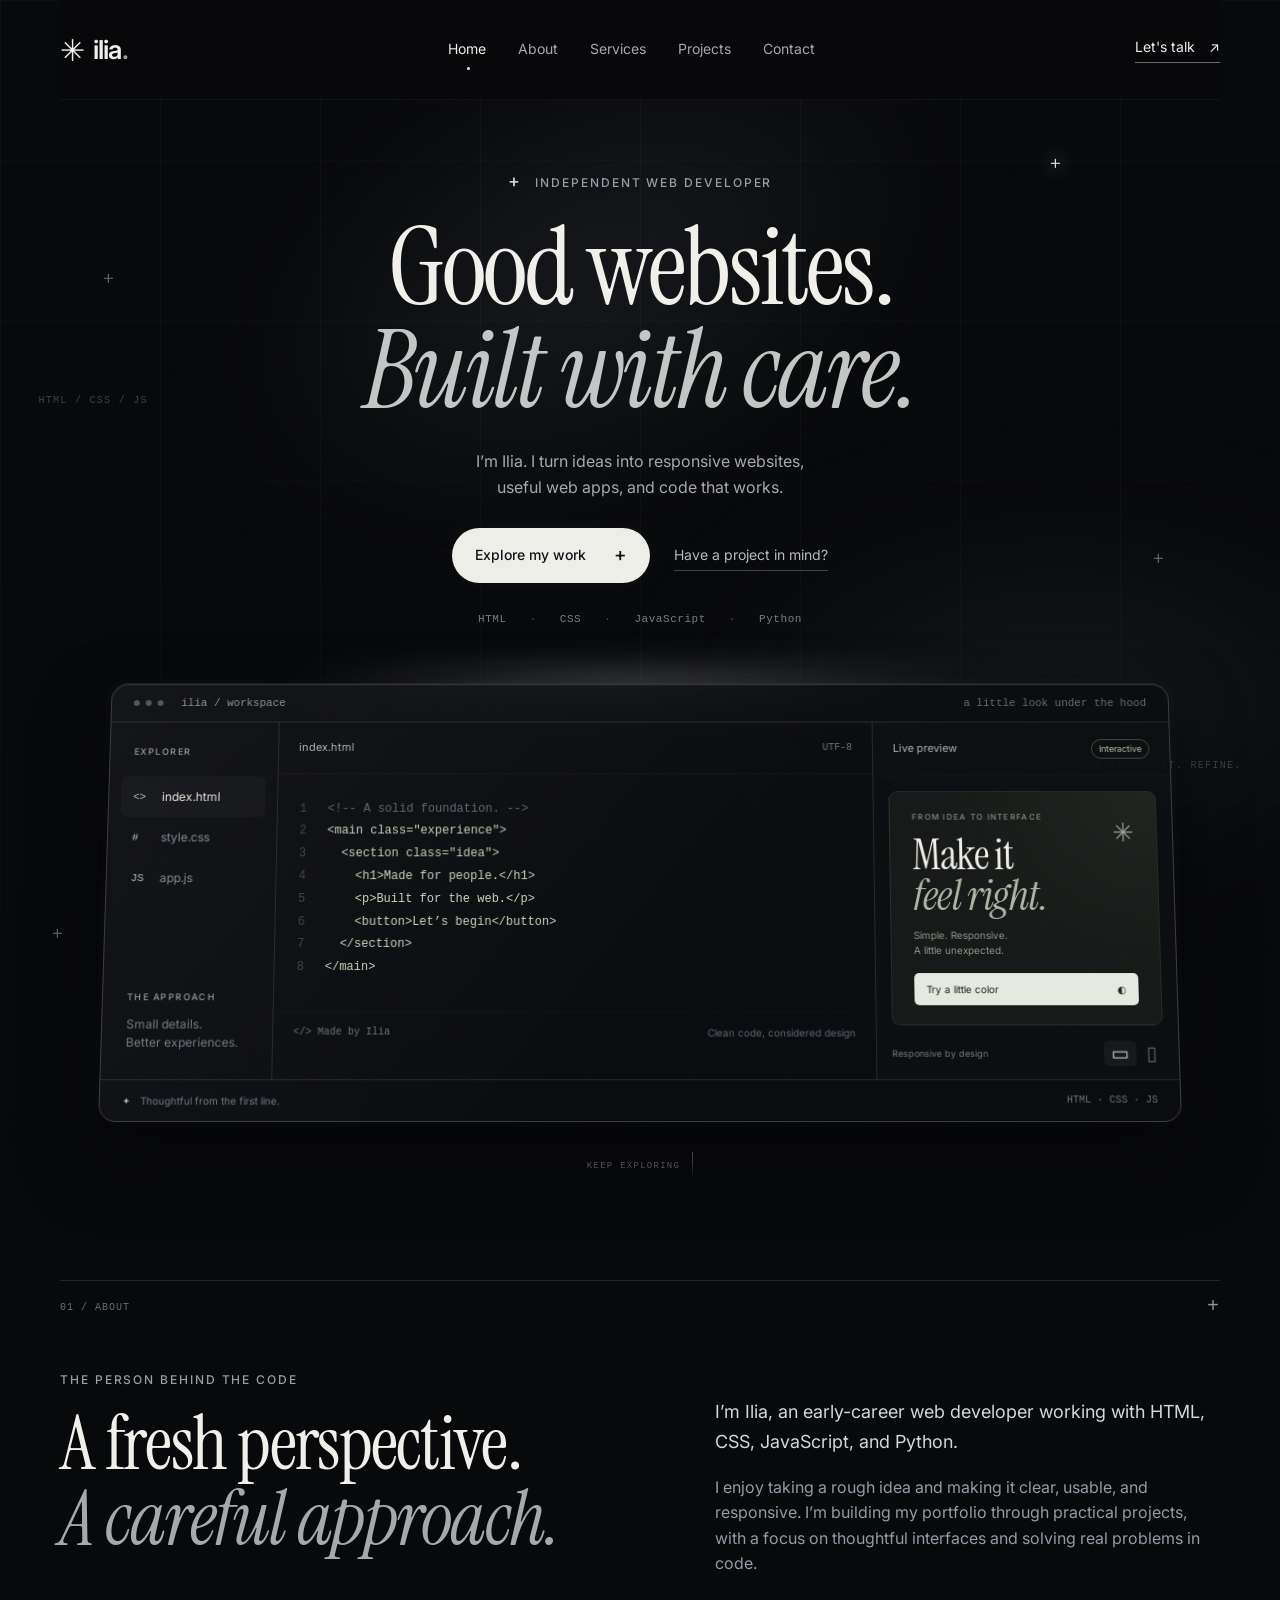
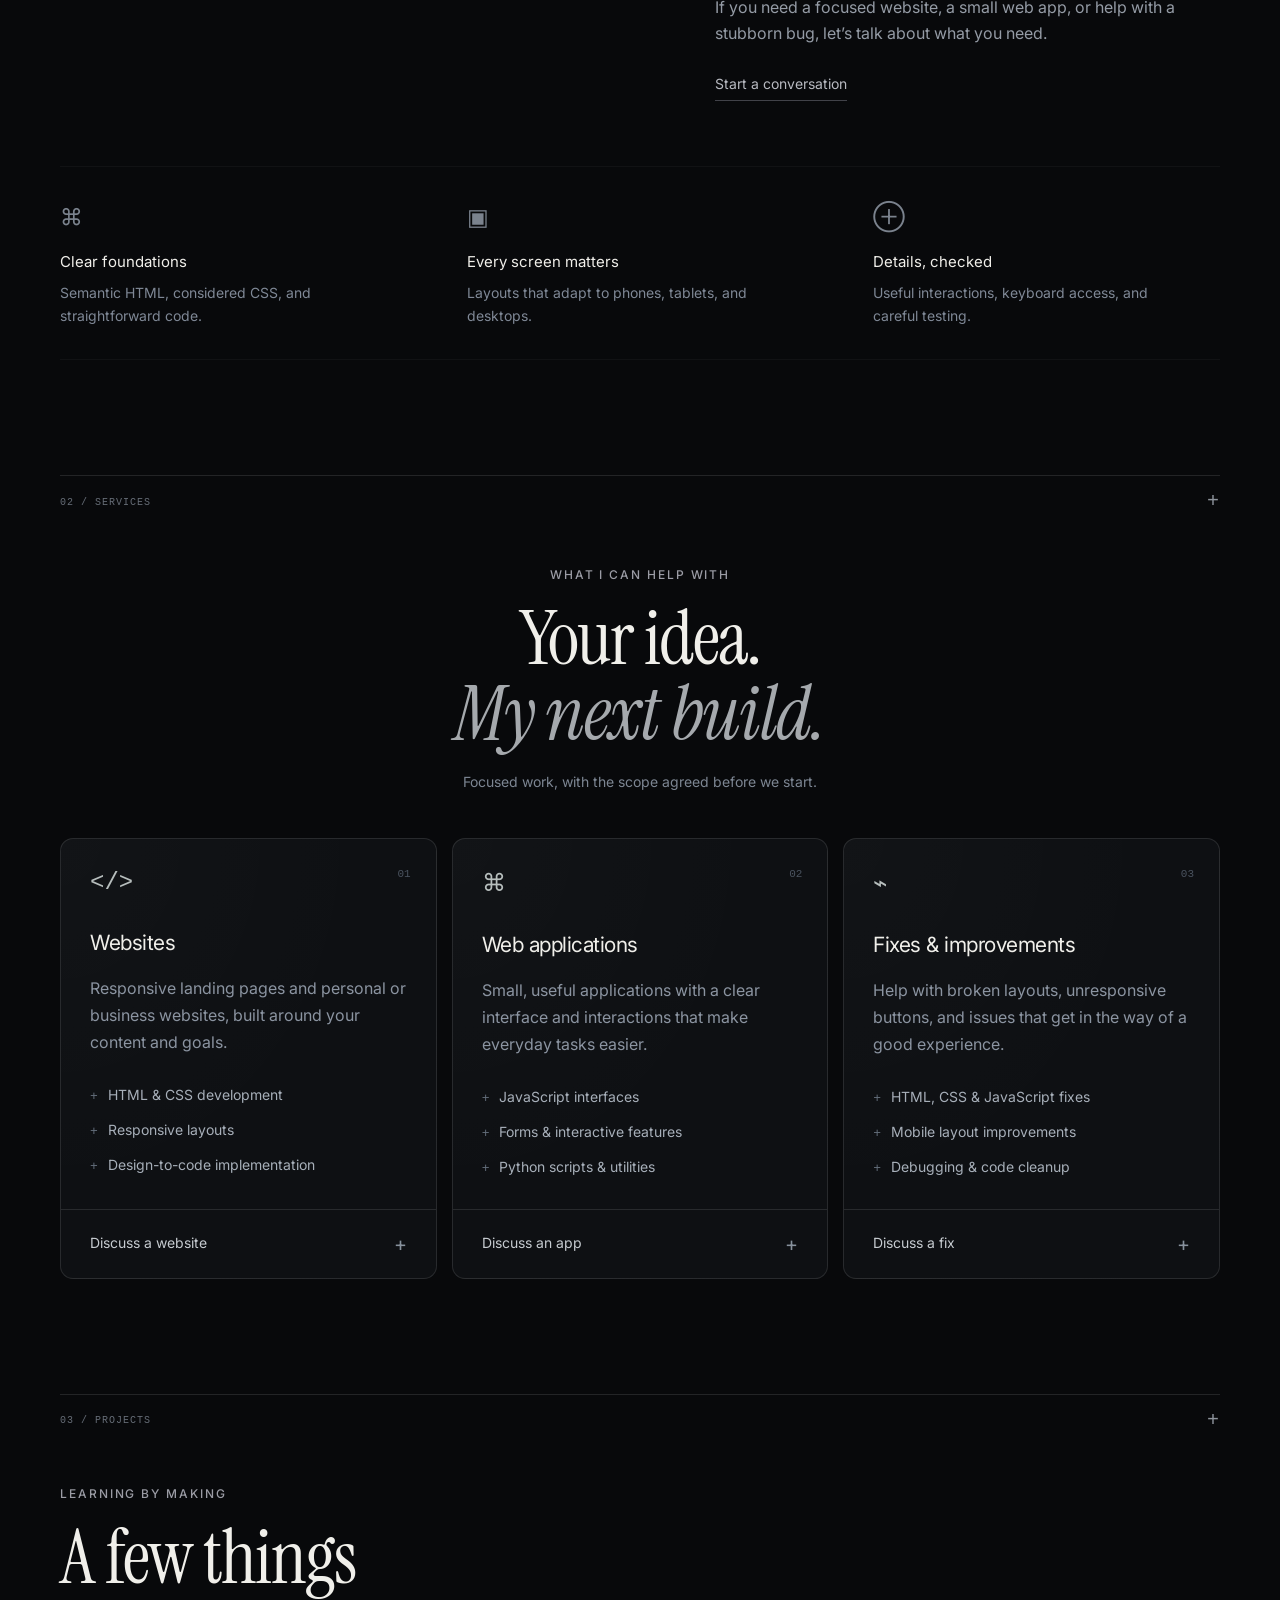
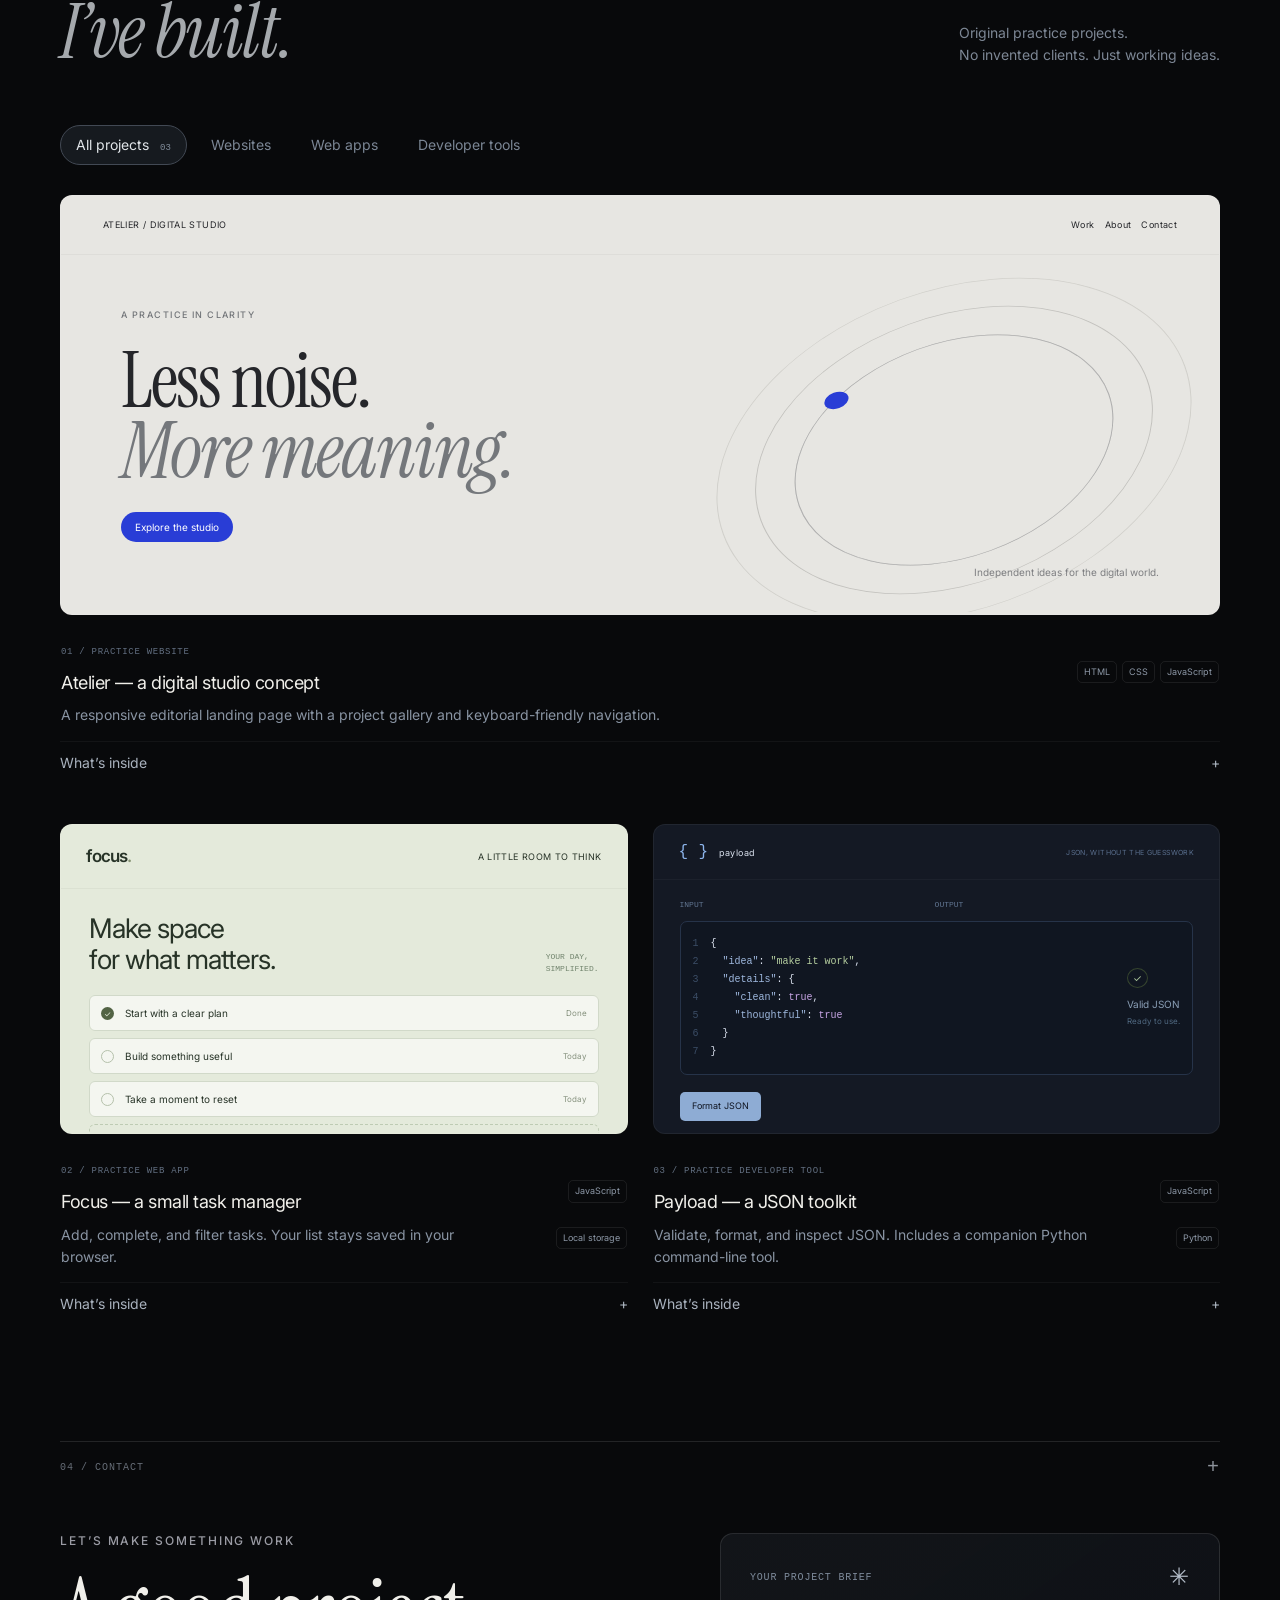
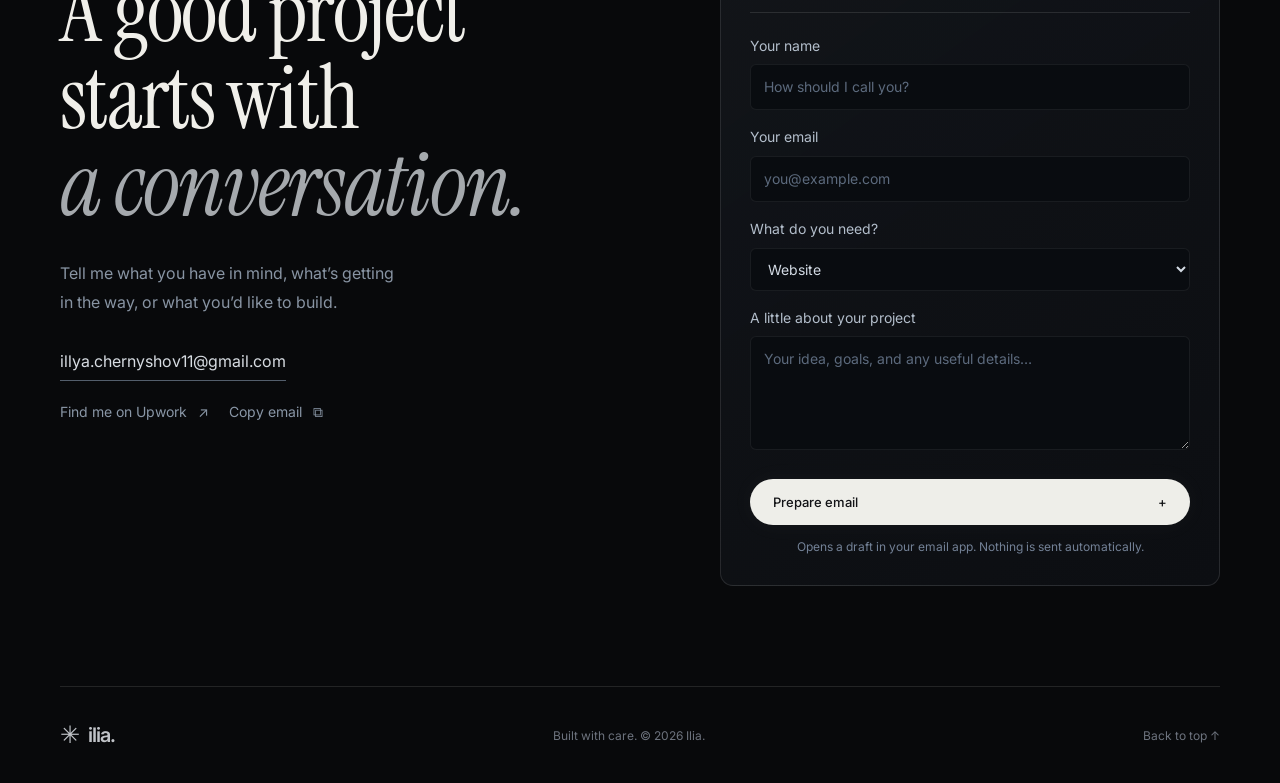
<file: index.html>
<!doctype html>
<html lang="en">
<head>
  <meta charset="utf-8"><meta name="viewport" content="width=device-width, initial-scale=1">
  <meta name="theme-color" content="#08090b">
  <title>Ilia — Websites, web apps & thoughtful fixes</title>
  <meta name="description" content="Independent web developer working with HTML, CSS, JavaScript and Python. Explore original practice projects and discuss your next website with Ilia.">
  <link rel="icon" type="image/svg+xml" href="data:image/svg+xml,%3Csvg xmlns='http://www.w3.org/2000/svg' viewBox='0 0 32 32'%3E%3Crect width='32' height='32' rx='9' fill='%2308090b'/%3E%3Cpath d='M12 8v16M20 8v16M8 12h16M8 20h16' stroke='%23e9e8e2' stroke-width='2'/%3E%3C/svg%3E">
  <link rel="stylesheet" href="assets/style.css">
  <script src="assets/config.js" defer></script><script src="assets/main.js" defer></script>
</head>
<body>
  <a class="skip-link" href="#main">Skip to content</a>
  <div class="atmosphere" aria-hidden="true"><div class="mist mist-one"></div><div class="mist mist-two"></div><div class="grid"></div><span class="star s1">+</span><span class="star s2">+</span><span class="star s3">+</span><span class="star s4">+</span><span class="signal">HTML / CSS / JS</span><span class="signal signal-two">BUILD. TEST. REFINE.</span></div>
  <header class="site-header"><a class="wordmark" href="#home" aria-label="Ilia home"><span class="brand-mark" aria-hidden="true">✳</span> ilia<span class="wordmark-dot">.</span></a><nav id="navigation" aria-label="Main navigation"><a class="active" href="#home">Home</a><a href="#about">About</a><a href="#services">Services</a><a href="#projects">Projects</a><a href="#contact">Contact</a></nav><a class="header-contact" href="mailto:illya.chernyshov11@gmail.com">Let's talk <span aria-hidden="true">↗</span></a><button class="menu-toggle" aria-controls="navigation" aria-expanded="false" aria-label="Open navigation"><span></span><span></span></button></header>
  <main id="main">
    <section id="home" class="hero section-anchor">
      <div class="hero-copy"><p class="eyebrow"><span class="tiny-cross" aria-hidden="true">+</span> INDEPENDENT WEB DEVELOPER</p><h1>Good websites.<br><em>Built with care.</em></h1><p class="hero-description">I’m Ilia. I turn ideas into responsive websites,<br class="desktop-break"> useful web apps, and code that works.</p><div class="hero-actions"><a class="button button-light" href="#projects">Explore my work <span class="button-orbit" aria-hidden="true">+</span></a><a class="text-link" href="#contact">Have a project in mind?</a></div><div class="hero-stack" aria-label="Technologies"><span>HTML</span><span>CSS</span><span>JavaScript</span><span>Python</span></div></div>
      <div class="workspace-wrap"><div class="workspace-glow" aria-hidden="true"></div><div class="workspace" id="workspace"><div class="workspace-top"><div class="window-dots" aria-hidden="true"><i></i><i></i><i></i></div><span>ilia / workspace</span><span class="workspace-version">a little look under the hood</span></div><div class="workspace-body"><aside class="workspace-sidebar"><span class="small-label">EXPLORER</span><button class="file-tab selected" data-file="html" aria-pressed="true"><span class="file-symbol">&lt;&gt;</span> index.html</button><button class="file-tab" data-file="css" aria-pressed="false"><span class="file-symbol">#</span> style.css</button><button class="file-tab" data-file="js" aria-pressed="false"><span class="file-symbol">JS</span> app.js</button><div class="sidebar-note"><span class="small-label">THE APPROACH</span><p>Small details.<br>Better experiences.</p></div></aside><div class="code-pane"><div class="pane-heading"><span id="code-filename">index.html</span><span class="mono">UTF-8</span></div><pre aria-label="Example source code"><code id="code-content"></code></pre><div class="code-footer"><span class="mono">&lt;/&gt; Made by Ilia</span><span>Clean code, considered design</span></div></div><div class="live-pane"><div class="pane-heading"><span>Live preview</span><span class="preview-status">Interactive</span></div><div class="preview-card" id="preview-card"><span class="preview-icon" aria-hidden="true">✳</span><span class="small-label">FROM IDEA TO INTERFACE</span><h2>Make it<br><em>feel right.</em></h2><p>Simple. Responsive.<br>A little unexpected.</p><button id="preview-toggle" class="preview-button" aria-pressed="false">Try a little color <span aria-hidden="true">◐</span></button></div><div class="preview-tools"><span>Responsive by design</span><div class="device-buttons" aria-label="Preview width"><button class="device selected" data-device="desktop" aria-label="Desktop preview" aria-pressed="true">▭</button><button class="device" data-device="mobile" aria-label="Mobile preview" aria-pressed="false">▯</button></div></div></div></div><div class="workspace-bottom"><span><span class="spark" aria-hidden="true">✦</span> Thoughtful from the first line.</span><span class="mono">HTML · CSS · JS</span></div></div></div>
      <a class="scroll-cue" href="#about"><span>KEEP EXPLORING</span><span class="scroll-line" aria-hidden="true"></span></a>
    </section>
    <section id="about" class="content-section about section-anchor">
      <div class="section-number reveal"><span>01 / ABOUT</span><span class="section-cross" aria-hidden="true">+</span></div>
      <div class="about-layout"><div class="reveal"><p class="eyebrow">THE PERSON BEHIND THE CODE</p><h2 class="section-title">A fresh perspective.<br><em>A careful approach.</em></h2></div><div class="about-copy reveal"><p>I’m Ilia, an early-career web developer working with HTML, CSS, JavaScript, and Python.</p><p>I enjoy taking a rough idea and making it clear, usable, and responsive. I’m building my portfolio through practical projects, with a focus on thoughtful interfaces and solving real problems in code.</p><p>If you need a focused website, a small web app, or help with a stubborn bug, let’s talk about what you need.</p><a class="text-link" href="#contact">Start a conversation</a></div></div>
      <div class="principles reveal"><div><span class="principle-icon" aria-hidden="true">⌘</span><h3>Clear foundations</h3><p>Semantic HTML, considered CSS, and straightforward code.</p></div><div><span class="principle-icon" aria-hidden="true">▣</span><h3>Every screen matters</h3><p>Layouts that adapt to phones, tablets, and desktops.</p></div><div><span class="principle-icon" aria-hidden="true">⊕</span><h3>Details, checked</h3><p>Useful interactions, keyboard access, and careful testing.</p></div></div>
    </section>
    <section id="services" class="content-section section-anchor">
      <div class="section-number reveal"><span>02 / SERVICES</span><span class="section-cross" aria-hidden="true">+</span></div>
      <div class="section-intro reveal"><p class="eyebrow">WHAT I CAN HELP WITH</p><h2 class="section-title">Your idea.<br><em>My next build.</em></h2><p>Focused work, with the scope agreed before we start.</p></div>
      <div class="service-grid"><article class="service-card reveal"><span class="service-icon" aria-hidden="true">&lt;/&gt;</span><span class="service-no">01</span><h3>Websites</h3><p>Responsive landing pages and personal or business websites, built around your content and goals.</p><ul><li>HTML & CSS development</li><li>Responsive layouts</li><li>Design-to-code implementation</li></ul><a href="#contact" class="service-link" data-service="Website">Discuss a website <span aria-hidden="true">+</span></a></article><article class="service-card reveal"><span class="service-icon" aria-hidden="true">⌘</span><span class="service-no">02</span><h3>Web applications</h3><p>Small, useful applications with a clear interface and interactions that make everyday tasks easier.</p><ul><li>JavaScript interfaces</li><li>Forms & interactive features</li><li>Python scripts & utilities</li></ul><a href="#contact" class="service-link" data-service="Web application">Discuss an app <span aria-hidden="true">+</span></a></article><article class="service-card reveal"><span class="service-icon" aria-hidden="true">⌁</span><span class="service-no">03</span><h3>Fixes & improvements</h3><p>Help with broken layouts, unresponsive buttons, and issues that get in the way of a good experience.</p><ul><li>HTML, CSS & JavaScript fixes</li><li>Mobile layout improvements</li><li>Debugging & code cleanup</li></ul><a href="#contact" class="service-link" data-service="Bug fix">Discuss a fix <span aria-hidden="true">+</span></a></article></div>
    </section>
    <section id="projects" class="content-section projects section-anchor">
      <div class="section-number reveal"><span>03 / PROJECTS</span><span class="section-cross" aria-hidden="true">+</span></div>
      <div class="projects-heading reveal"><div><p class="eyebrow">LEARNING BY MAKING</p><h2 class="section-title">A few things<br><em>I’ve built.</em></h2></div><p>Original practice projects.<br>No invented clients. Just working ideas.</p></div>
      <div class="project-filters reveal" role="group" aria-label="Filter projects"><button class="selected" data-filter="all" aria-pressed="true">All projects <span>03</span></button><button data-filter="website" aria-pressed="false">Websites</button><button data-filter="app" aria-pressed="false">Web apps</button><button data-filter="tool" aria-pressed="false">Developer tools</button></div>
      <div class="project-grid"><article class="project-card project-featured reveal" data-category="website"><a href="projects/atelier/index.html" class="project-visual atelier-visual" aria-label="Open Atelier practice website"><div class="mini-browser"><span>ATELIER / DIGITAL STUDIO</span><span>Work &nbsp; About &nbsp; Contact</span></div><div class="atelier-thumbnail"><span class="small-label">A PRACTICE IN CLARITY</span><h3>Less noise.<br><em>More meaning.</em></h3><span class="thumbnail-cta">Explore the studio</span><span class="thumbnail-orbit" aria-hidden="true"></span><span class="thumbnail-caption">Independent ideas for the digital world.</span></div><span class="project-open">Open live demo <span aria-hidden="true">↗</span></span></a><div class="project-info"><div><span class="project-kind">01 / PRACTICE WEBSITE</span><h3>Atelier — a digital studio concept</h3><p>A responsive editorial landing page with a project gallery and keyboard-friendly navigation.</p></div><div class="project-tags"><span>HTML</span><span>CSS</span><span>JavaScript</span></div></div><details class="project-details"><summary>What’s inside <span aria-hidden="true">+</span></summary><p>A fictional studio concept created as a design and development exercise. Working category filters, project details, a mobile menu, and an email brief. The studio and project names describe concepts, not client work.</p><a class="text-link" href="projects/atelier/index.html">Explore the working website</a></details></article>
      <article class="project-card reveal" data-category="app"><a href="projects/focus/index.html" class="project-visual focus-visual" aria-label="Open Focus task app"><div class="mini-browser"><span>focus<span class="focus-dot">.</span></span><span>A LITTLE ROOM TO THINK</span></div><div class="focus-thumbnail"><div class="focus-thumbnail-header"><h3>Make space<br>for what matters.</h3><span>YOUR DAY,<br>SIMPLIFIED.</span></div><div class="mini-task"><span class="mini-checkbox checked">✓</span><span>Start with a clear plan</span><i>Done</i></div><div class="mini-task"><span class="mini-checkbox"></span><span>Build something useful</span><i>Today</i></div><div class="mini-task"><span class="mini-checkbox"></span><span>Take a moment to reset</span><i>Today</i></div><div class="mini-task-input">+ &nbsp; What’s next?</div></div><span class="project-open">Open live demo <span aria-hidden="true">↗</span></span></a><div class="project-info"><div><span class="project-kind">02 / PRACTICE WEB APP</span><h3>Focus — a small task manager</h3><p>Add, complete, and filter tasks. Your list stays saved in your browser.</p></div><div class="project-tags"><span>JavaScript</span><span>Local storage</span></div></div><details class="project-details"><summary>What’s inside <span aria-hidden="true">+</span></summary><p>A functional browser app. Includes task creation, completion, deletion, filtering, progress, and local persistence. Tasks are stored on your device; there is no account or cloud sync.</p><a class="text-link" href="projects/focus/index.html">Try the task manager</a></details></article>
      <article class="project-card reveal" data-category="tool"><a href="projects/payload/index.html" class="project-visual payload-visual" aria-label="Open Payload JSON toolkit"><div class="mini-browser"><span><b aria-hidden="true">{ }</b> payload</span><span>JSON, WITHOUT THE GUESSWORK</span></div><div class="payload-thumbnail"><div class="payload-tabs"><span>INPUT</span><span>OUTPUT</span></div><div class="payload-code"><pre><span class="json-muted">1</span>  {
<span class="json-muted">2</span>    <span class="json-key">"idea"</span>: <span class="json-value">"make it work"</span>,
<span class="json-muted">3</span>    <span class="json-key">"details"</span>: {
<span class="json-muted">4</span>      <span class="json-key">"clean"</span>: <span class="json-bool">true</span>,
<span class="json-muted">5</span>      <span class="json-key">"thoughtful"</span>: <span class="json-bool">true</span>
<span class="json-muted">6</span>    }
<span class="json-muted">7</span>  }</pre><span class="payload-side"><span>✓</span><br>Valid JSON<br><small>Ready to use.</small></span></div><span class="mini-format">Format JSON</span></div><span class="project-open">Open live demo <span aria-hidden="true">↗</span></span></a><div class="project-info"><div><span class="project-kind">03 / PRACTICE DEVELOPER TOOL</span><h3>Payload — a JSON toolkit</h3><p>Validate, format, and inspect JSON. Includes a companion Python command-line tool.</p></div><div class="project-tags"><span>JavaScript</span><span>Python</span></div></div><details class="project-details"><summary>What’s inside <span aria-hidden="true">+</span></summary><p>A working browser formatter with validation, minification, statistics, copy, and download. Processing happens locally. A separate, downloadable Python utility validates JSON files and reports their structure; Python does not run in the browser.</p><a class="text-link" href="projects/payload/index.html">Try the JSON toolkit</a></details></article></div>
      <p class="project-filter-status sr-only" role="status" aria-live="polite"></p>
    </section>
    <section id="contact" class="content-section contact section-anchor"><div class="section-number reveal"><span>04 / CONTACT</span><span class="section-cross" aria-hidden="true">+</span></div><div class="contact-layout"><div class="contact-copy reveal"><p class="eyebrow">LET’S MAKE SOMETHING WORK</p><h2 class="section-title">A good project<br>starts with<br><em>a conversation.</em></h2><p>Tell me what you have in mind, what’s getting in the way, or what you’d like to build.</p><a class="email-link" data-email-link href="mailto:illya.chernyshov11@gmail.com">illya.chernyshov11@gmail.com</a><div class="contact-links"><a data-upwork-link href="https://www.upwork.com/freelancers/~010e20f883859a7c17" target="_blank" rel="noopener noreferrer">Find me on Upwork <span aria-hidden="true">↗</span></a><a data-fiverr-link hidden target="_blank" rel="noopener noreferrer">Find me on Fiverr <span aria-hidden="true">↗</span></a><button id="copy-email">Copy email <span aria-hidden="true">⧉</span></button></div></div><form id="brief-form" class="brief-form reveal"><div class="form-heading"><span>YOUR PROJECT BRIEF</span><span aria-hidden="true">✳</span></div><label for="client-name">Your name</label><input id="client-name" name="name" autocomplete="name" placeholder="How should I call you?" maxlength="100" required><label for="client-email">Your email</label><input id="client-email" name="email" type="email" autocomplete="email" placeholder="you@example.com" maxlength="254" required><label for="project-type">What do you need?</label><select id="project-type" name="type"><option>Website</option><option>Web application</option><option>Bug fix</option><option>Something else</option></select><label for="project-message">A little about your project</label><textarea id="project-message" name="message" rows="4" minlength="10" maxlength="3000" placeholder="Your idea, goals, and any useful details…" required></textarea><button class="button button-light" type="submit">Prepare email <span aria-hidden="true">+</span></button><p class="form-note">Opens a draft in your email app. Nothing is sent automatically.</p><div id="brief-result" class="brief-result" hidden><p>Your draft is ready. If your email app didn’t open, copy or download the brief below.</p><div><button id="copy-brief" type="button">Copy brief</button><button id="download-brief" type="button">Download brief</button></div><textarea id="prepared-brief" aria-label="Prepared project brief" readonly rows="7"></textarea></div></form></div></section>
  </main>
  <footer><a class="wordmark" href="#home"><span class="brand-mark" aria-hidden="true">✳</span> ilia.</a><p>Built with care. © <span id="year">2026</span> Ilia.</p><a href="#home">Back to top <span aria-hidden="true">↑</span></a></footer>
  <div id="toast" class="toast" role="status" aria-live="polite"></div>
</body>
</html>
</file>
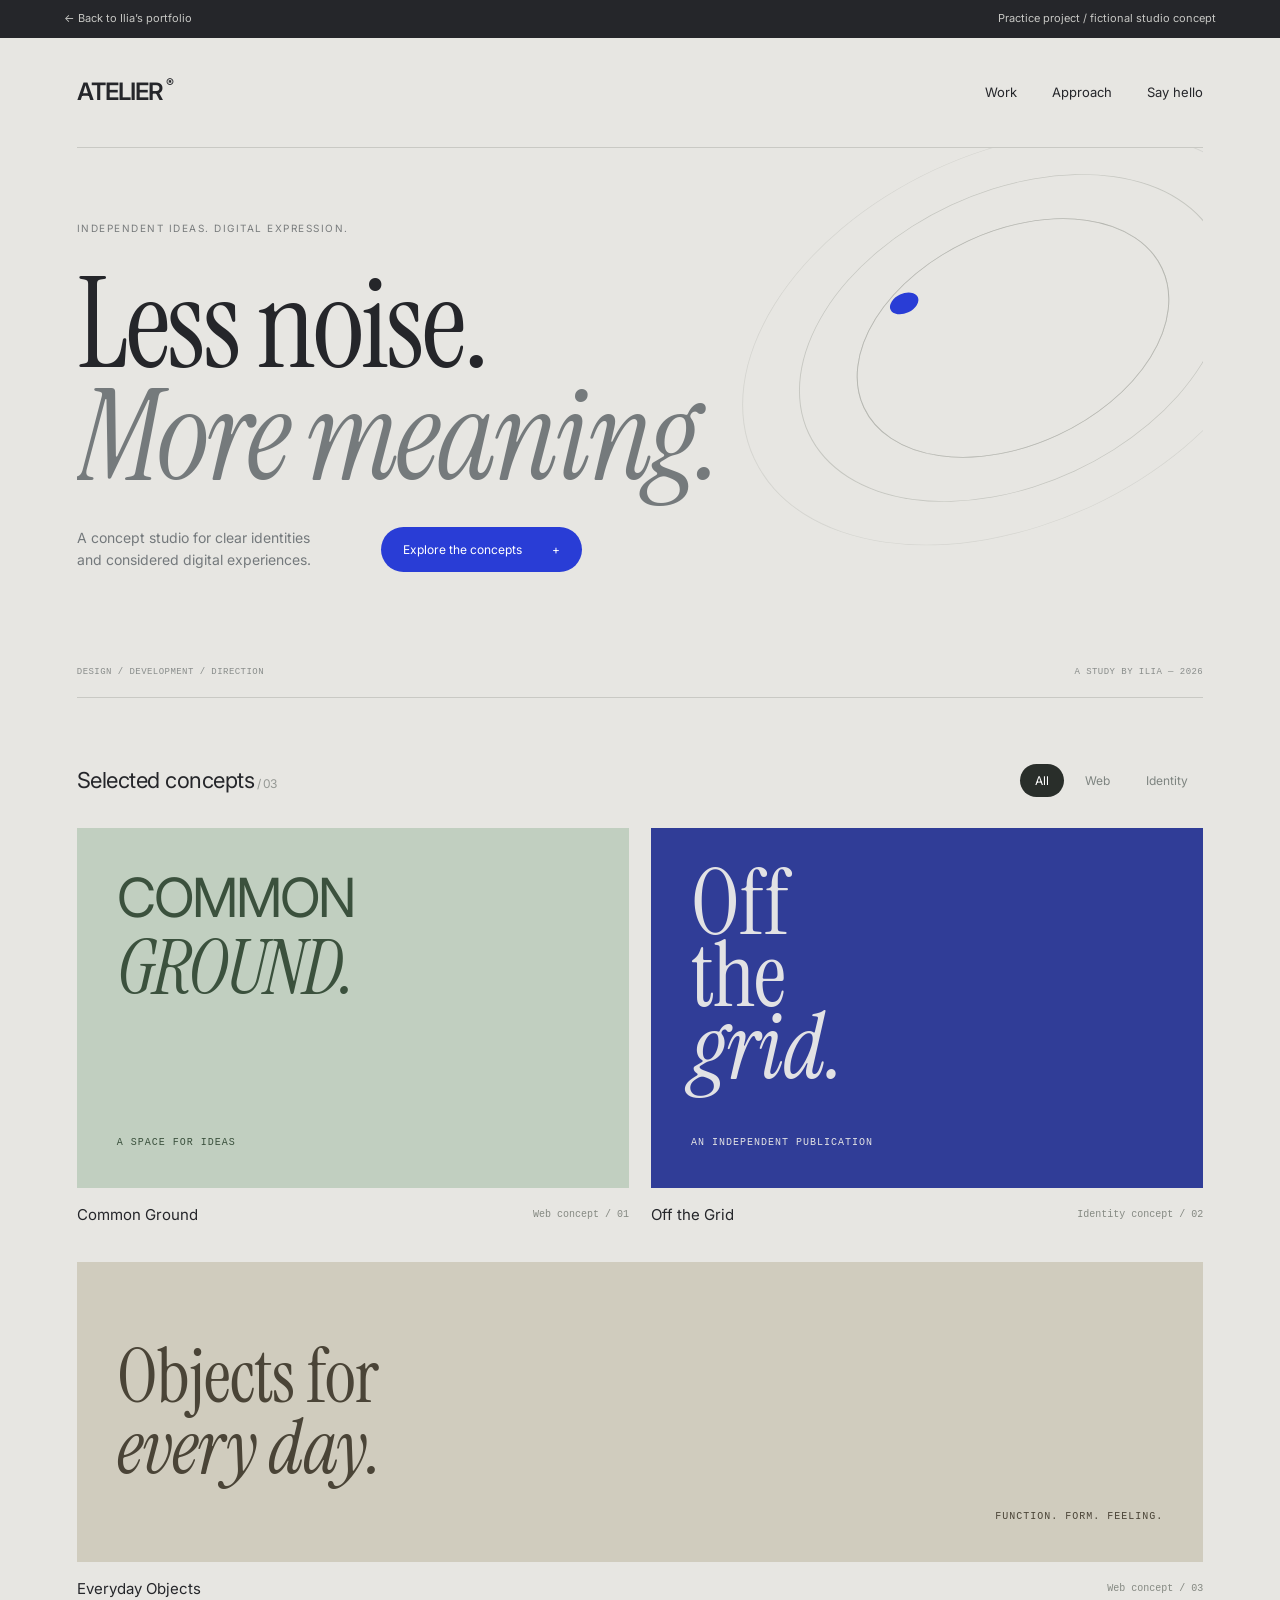
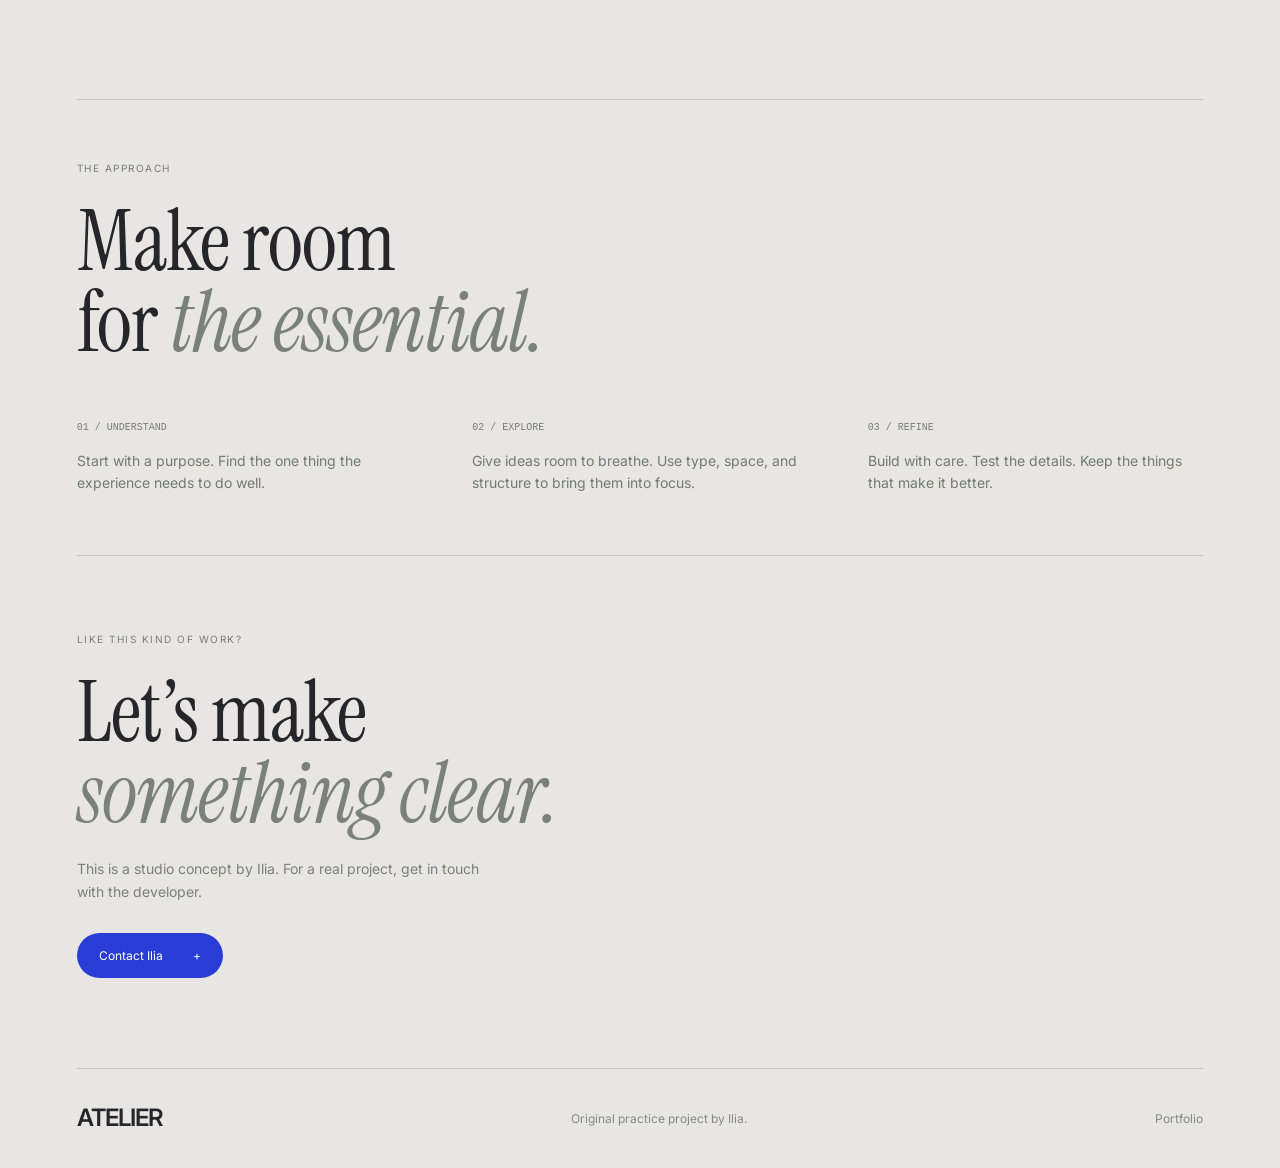
<file: projects/atelier/index.html>
<!doctype html><html lang="en"><head><meta charset="utf-8"><meta name="viewport" content="width=device-width,initial-scale=1"><meta name="theme-color" content="#e7e6e2"><title>Atelier — a practice website by Ilia</title><meta name="description" content="An original studio website concept by Ilia. A practice project, not a real studio or client portfolio."><link rel="stylesheet" href="atelier.css"><script src="atelier.js" defer></script><link rel="icon" href="data:image/svg+xml,%3Csvg xmlns='http://www.w3.org/2000/svg' viewBox='0 0 32 32'%3E%3Crect width='32' height='32' rx='5' fill='%23293dd6'/%3E%3Ctext x='8' y='24' fill='white' font-size='24'%3Ea%3C/text%3E%3C/svg%3E"></head><body><div class="demo-bar"><a href="../../index.html#projects">← Back to Ilia’s portfolio</a><span>Practice project / fictional studio concept</span></div><header><a class="brand" href="#top">ATELIER<span>®</span></a><nav id="nav" aria-label="Studio navigation"><a href="#work">Work</a><a href="#approach">Approach</a><a href="#hello">Say hello</a></nav><button id="menu" aria-expanded="false" aria-controls="nav">Menu</button></header><main id="top"><section class="studio-hero"><p class="eyebrow">INDEPENDENT IDEAS. DIGITAL EXPRESSION.</p><h1>Less noise.<br><em>More meaning.</em></h1><div class="hero-bottom"><p>A concept studio for clear identities<br>and considered digital experiences.</p><a class="pill" href="#work">Explore the concepts <span>+</span></a></div><div class="orbit" aria-hidden="true"><i></i></div><div class="hero-meta"><span>DESIGN / DEVELOPMENT / DIRECTION</span><span>A STUDY BY ILIA — 2026</span></div></section><section id="work" class="work"><div class="section-heading"><h2>Selected concepts<span> / 03</span></h2><div class="filters" role="group" aria-label="Filter concepts"><button class="active" data-filter="all" aria-pressed="true">All</button><button data-filter="web" aria-pressed="false">Web</button><button data-filter="identity" aria-pressed="false">Identity</button></div></div><div class="concept-grid"><button class="concept" data-kind="web" data-project="0"><div class="concept-art art-one"><span>COMMON<br><em>GROUND.</em></span><small>A SPACE FOR IDEAS</small></div><div class="concept-caption"><h3>Common Ground</h3><span>Web concept / 01</span></div></button><button class="concept" data-kind="identity" data-project="1"><div class="concept-art art-two"><span>Off<br>the<br><em>grid.</em></span><small>AN INDEPENDENT PUBLICATION</small></div><div class="concept-caption"><h3>Off the Grid</h3><span>Identity concept / 02</span></div></button><button class="concept wide" data-kind="web" data-project="2"><div class="concept-art art-three"><span>Objects for<br><em>every day.</em></span><small>FUNCTION. FORM. FEELING.</small></div><div class="concept-caption"><h3>Everyday Objects</h3><span>Web concept / 03</span></div></button></div><p class="filter-status" role="status" aria-live="polite"></p></section><section id="approach" class="approach"><p class="eyebrow">THE APPROACH</p><h2>Make room<br>for <em>the essential.</em></h2><div class="approach-grid"><div><span>01 / UNDERSTAND</span><p>Start with a purpose. Find the one thing the experience needs to do well.</p></div><div><span>02 / EXPLORE</span><p>Give ideas room to breathe. Use type, space, and structure to bring them into focus.</p></div><div><span>03 / REFINE</span><p>Build with care. Test the details. Keep the things that make it better.</p></div></div></section><section id="hello" class="hello"><p class="eyebrow">LIKE THIS KIND OF WORK?</p><h2>Let’s make<br><em>something clear.</em></h2><p>This is a studio concept by Ilia. For a real project, get in touch with the developer.</p><a class="pill" href="mailto:illya.chernyshov11@gmail.com?subject=Website%20inquiry%20from%20Atelier%20demo">Contact Ilia <span>+</span></a></section></main><footer><a class="brand" href="#top">ATELIER</a><span>Original practice project by Ilia.</span><a href="../../index.html#projects">Portfolio</a></footer><dialog id="project-dialog"><button class="close" aria-label="Close project details">×</button><p class="eyebrow">CONCEPT STUDY / NOT CLIENT WORK</p><h2 id="dialog-title"></h2><p id="dialog-copy"></p><ul id="dialog-points"></ul><button class="pill close-bottom">Back to concepts</button></dialog></body></html>
</file>
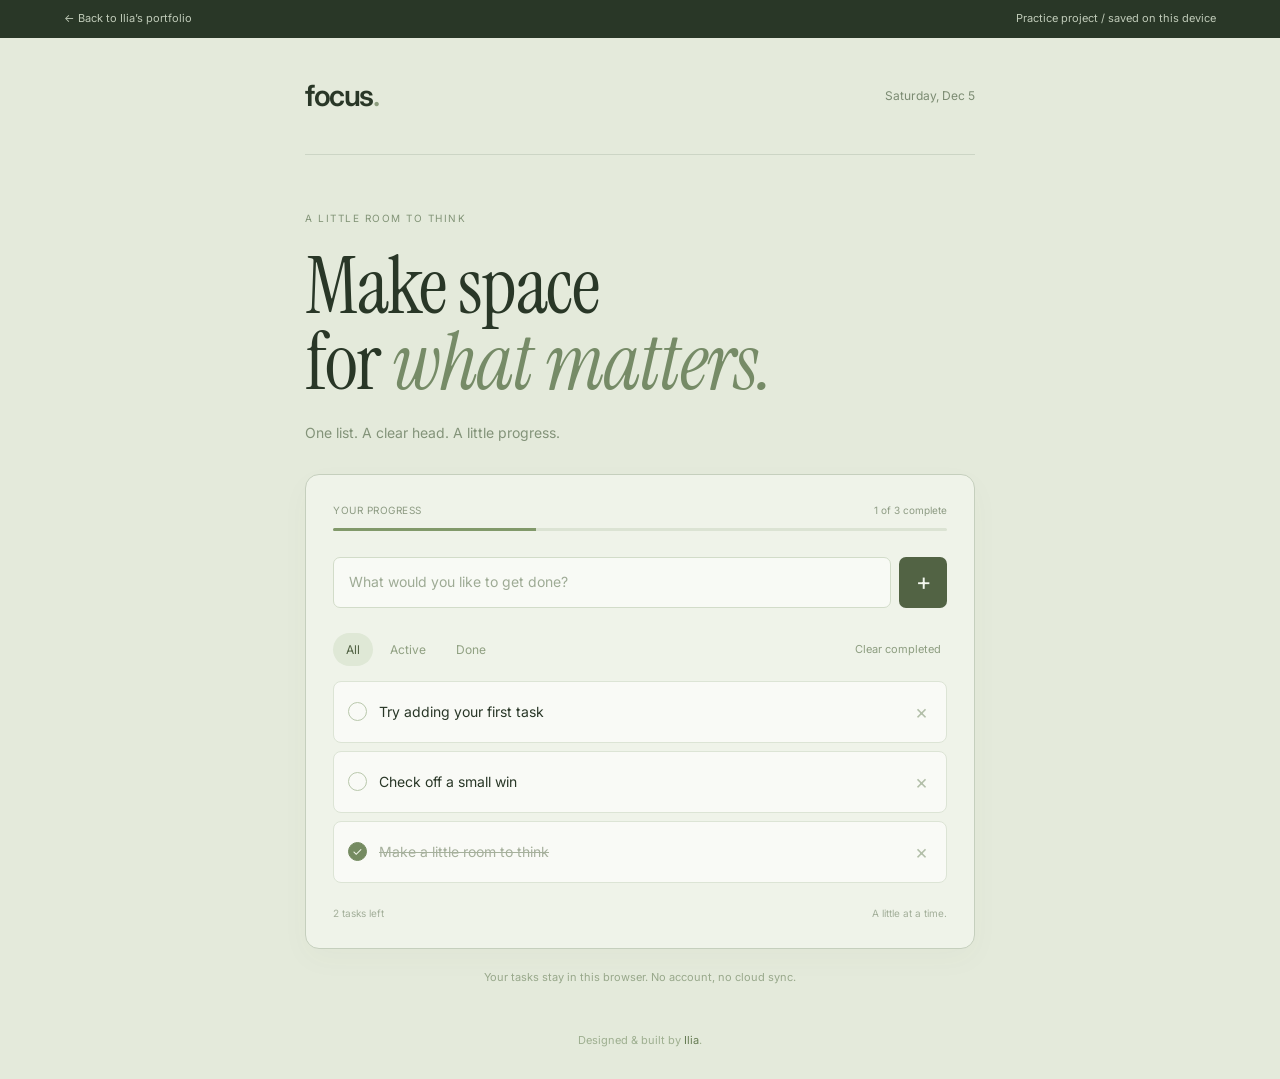
<file: projects/focus/index.html>
<!doctype html><html lang="en"><head><meta charset="utf-8"><meta name="viewport" content="width=device-width,initial-scale=1"><meta name="theme-color" content="#e4eadb"><title>Focus — a task app by Ilia</title><meta name="description" content="A small working task manager. Add, finish and filter tasks, saved locally in your browser."><link rel="stylesheet" href="focus.css"><script src="focus.js" defer></script><link rel="icon" href="data:image/svg+xml,%3Csvg xmlns='http://www.w3.org/2000/svg' viewBox='0 0 32 32'%3E%3Crect width='32' height='32' rx='8' fill='%23526344'/%3E%3Cpath d='m8 16 5 5 11-12' stroke='white' stroke-width='2' fill='none'/%3E%3C/svg%3E"></head><body><div class="demo-bar"><a href="../../index.html#projects">← Back to Ilia’s portfolio</a><span>Practice project / saved on this device</span></div><main><header><a class="brand" href="#">focus<span>.</span></a><span id="date"></span></header><section class="intro"><p class="eyebrow">A LITTLE ROOM TO THINK</p><h1>Make space<br>for <em>what matters.</em></h1><p>One list. A clear head. A little progress.</p></section><section class="task-app" aria-label="Task manager"><div class="progress-heading"><span>YOUR PROGRESS</span><span id="progress-label">0 of 0 complete</span></div><div class="progress-track" role="progressbar" aria-label="Completed tasks" aria-valuemin="0" aria-valuemax="100" aria-valuenow="0"><div id="progress-fill"></div></div><form id="add-form"><label class="sr-only" for="new-task">New task</label><input id="new-task" name="task" maxlength="160" placeholder="What would you like to get done?" autocomplete="off" required><button type="submit" aria-label="Add task">+</button></form><div class="task-toolbar"><div class="filters" role="group" aria-label="Filter tasks"><button data-filter="all" class="selected" aria-pressed="true">All</button><button data-filter="active" aria-pressed="false">Active</button><button data-filter="done" aria-pressed="false">Done</button></div><button id="clear-completed">Clear completed</button></div><ul id="task-list" aria-label="Tasks"></ul><p id="empty-state" hidden></p><div class="app-bottom"><p id="task-count"></p><span>A little at a time.</span></div></section><p class="storage-note" id="storage-note">Your tasks stay in this browser. No account, no cloud sync.</p><p class="status sr-only" role="status" aria-live="polite"></p><footer>Designed & built by <a href="../../index.html#projects">Ilia</a>.</footer></main></body></html>
</file>
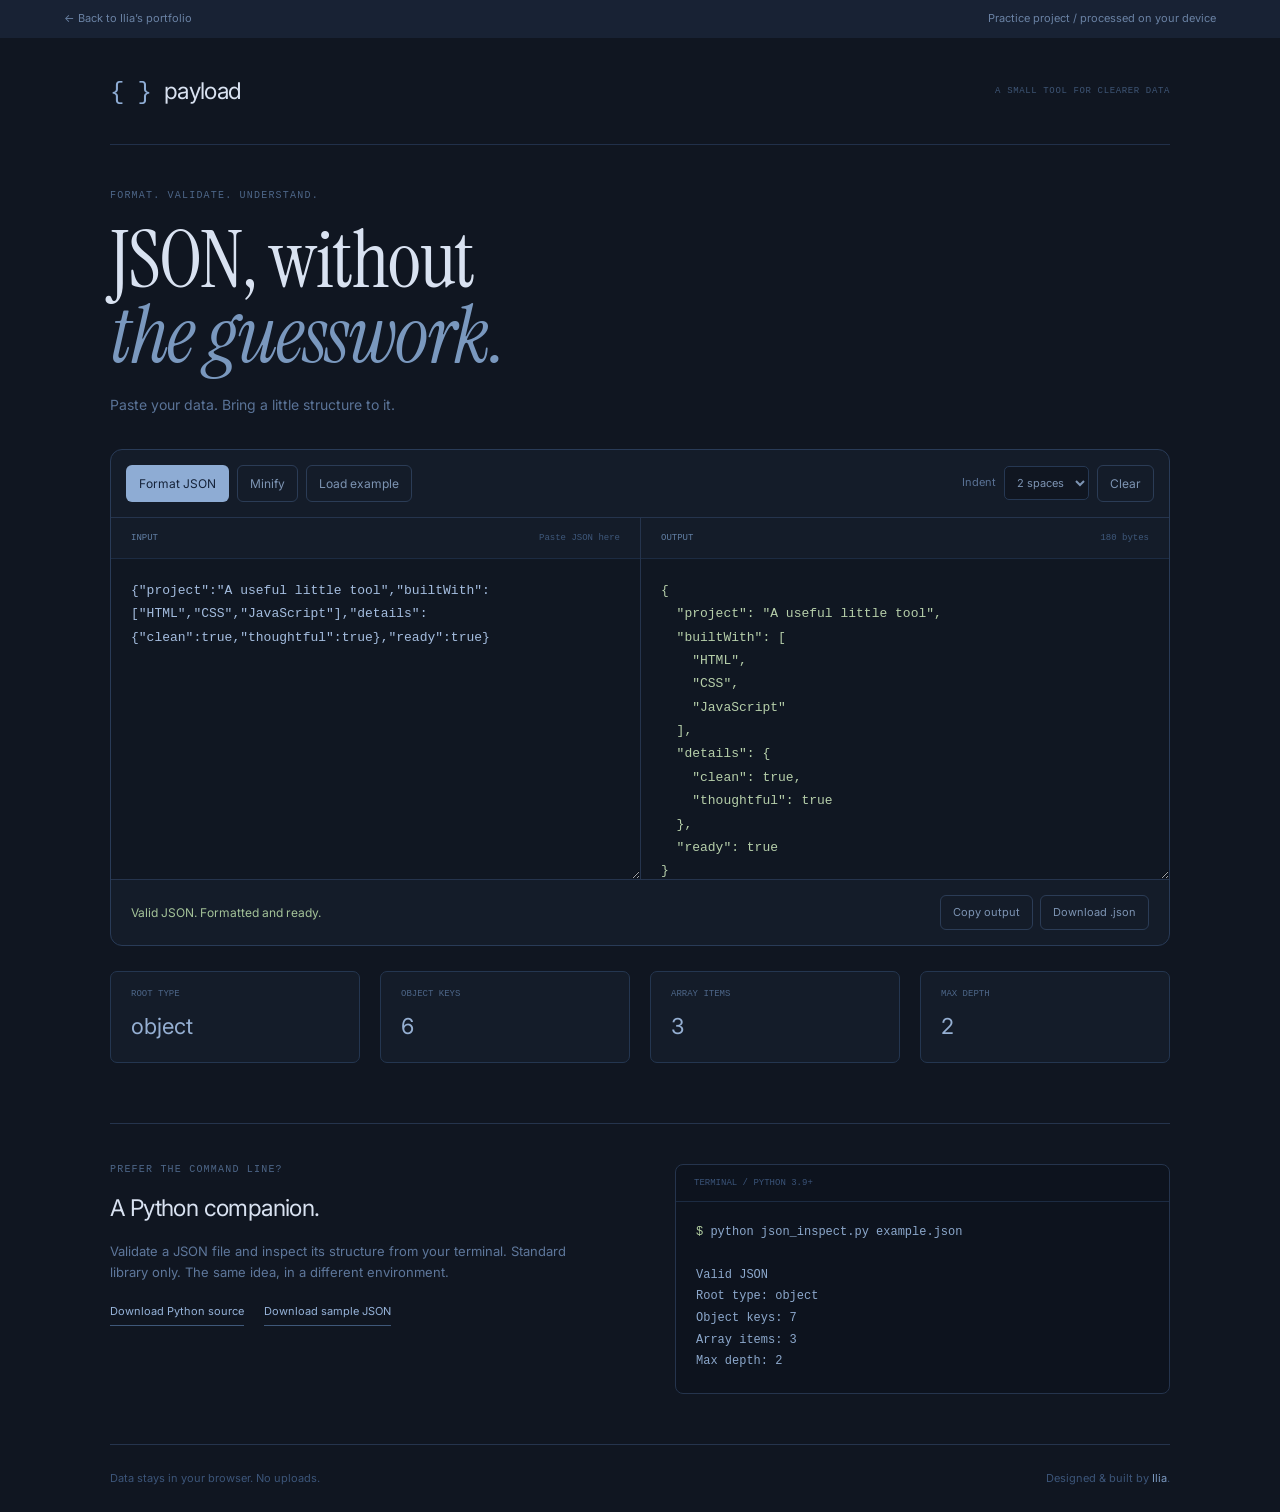
<file: projects/payload/index.html>
<!doctype html><html lang="en"><head><meta charset="utf-8"><meta name="viewport" content="width=device-width,initial-scale=1"><meta name="theme-color" content="#101621"><title>Payload — a JSON toolkit by Ilia</title><meta name="description" content="Format, validate and inspect JSON locally. A JavaScript practice app with a downloadable companion Python utility."><link rel="stylesheet" href="payload.css"><script src="payload.js" defer></script><link rel="icon" href="data:image/svg+xml,%3Csvg xmlns='http://www.w3.org/2000/svg' viewBox='0 0 32 32'%3E%3Crect width='32' height='32' rx='8' fill='%23141b28'/%3E%3Ctext x='5' y='23' font-family='monospace' font-size='22' fill='%238eacd4'%3E{}%3C/text%3E%3C/svg%3E"></head><body><div class="demo-bar"><a href="../../index.html#projects">← Back to Ilia’s portfolio</a><span>Practice project / processed on your device</span></div><main><header><a href="#" class="brand"><span aria-hidden="true">{ }</span> payload</a><span class="header-label">A SMALL TOOL FOR CLEARER DATA</span></header><section class="intro"><p class="eyebrow">FORMAT. VALIDATE. UNDERSTAND.</p><h1>JSON, without<br><em>the guesswork.</em></h1><p>Paste your data. Bring a little structure to it.</p></section><section class="editor-app" aria-label="JSON formatter"><div class="toolbar"><div><button class="primary" id="format">Format JSON</button><button id="minify">Minify</button><button id="sample">Load example</button></div><div><label for="indent">Indent</label><select id="indent"><option value="2">2 spaces</option><option value="4">4 spaces</option></select><button id="clear">Clear</button></div></div><div class="editors"><div class="editor"><div class="editor-label"><label for="input">INPUT</label><span>Paste JSON here</span></div><textarea id="input" spellcheck="false" aria-describedby="json-status" placeholder='{"your": "idea"}'></textarea></div><div class="editor"><div class="editor-label"><label for="output">OUTPUT</label><span id="output-size">—</span></div><textarea id="output" readonly spellcheck="false" placeholder="Your formatted JSON will appear here."></textarea></div></div><div class="editor-bottom"><p id="json-status" role="status" aria-live="polite">Ready for your JSON.</p><div><button id="copy" disabled>Copy output</button><button id="download" disabled>Download .json</button></div></div></section><div class="stats" aria-label="JSON statistics"><div><span>ROOT TYPE</span><strong id="root-type">—</strong></div><div><span>OBJECT KEYS</span><strong id="key-count">—</strong></div><div><span>ARRAY ITEMS</span><strong id="item-count">—</strong></div><div><span>MAX DEPTH</span><strong id="depth-count">—</strong></div></div><section class="python-section"><div><p class="eyebrow">PREFER THE COMMAND LINE?</p><h2>A Python companion.</h2><p>Validate a JSON file and inspect its structure from your terminal. Standard library only. The same idea, in a different environment.</p><div class="python-actions"><a href="json_inspect.py" download>Download Python source</a><a href="example.json" download>Download sample JSON</a></div></div><div class="terminal"><div>TERMINAL / PYTHON 3.9+</div><pre><span>$</span> python json_inspect.py example.json

Valid JSON
Root type: object
Object keys: 7
Array items: 3
Max depth: 2</pre></div></section><footer><span>Data stays in your browser. No uploads.</span><span>Designed & built by <a href="../../index.html#projects">Ilia</a>.</span></footer></main></body></html>
</file>
<file: assets/style.css>
@font-face{font-family:Instrument;src:url('./instrument-serif.ttf') format('truetype');font-display:swap;font-weight:400}
@font-face{font-family:Instrument;src:url('./instrument-serif-italic.ttf') format('truetype');font-display:swap;font-style:italic;font-weight:400}
@font-face{font-family:Inter;src:url('./inter.ttf') format('truetype');font-display:swap;font-weight:100 900}
:root{--bg:#08090b;--panel:#101114;--ink:#f0efea;--muted:#9c9da6;--line:rgba(255,255,255,.11);--serif:Instrument,'Times New Roman',serif;--sans:Inter,Arial,sans-serif;--accent:#bbcbbb;--page:1160px;--ease:cubic-bezier(.22,1,.36,1)}
*{box-sizing:border-box}html{scroll-behavior:smooth;scroll-padding-top:95px}body{margin:0;background:var(--bg);color:var(--ink);font-family:var(--sans);font-size:16px;line-height:1.6;-webkit-font-smoothing:antialiased}button,input,textarea,select{font:inherit}button,a,input,textarea,select{-webkit-tap-highlight-color:transparent}a{color:inherit;text-decoration:none}button{color:inherit;cursor:pointer}button:disabled{cursor:default}button{background:none;border:0}::selection{background:#d8e2cf;color:#121510}a:focus-visible,button:focus-visible,input:focus-visible,textarea:focus-visible,select:focus-visible,summary:focus-visible{outline:2px solid #d6e3c8;outline-offset:5px}h1,h2,h3,p{margin:0}h1,h2,h3{font-weight:400}em{font-weight:400}main,footer,.site-header{position:relative;z-index:1}.section-anchor{scroll-margin-top:90px}.skip-link{position:fixed;left:20px;top:-100px;z-index:100;background:white;color:black;padding:12px 20px}.skip-link:focus{top:15px}.atmosphere{position:absolute;inset:0 0 auto;height:1500px;overflow:hidden;pointer-events:none}.grid{position:absolute;inset:0;background-image:linear-gradient(to right,rgba(255,255,255,.035) 1px,transparent 1px),linear-gradient(to bottom,rgba(255,255,255,.025) 1px,transparent 1px);background-size:160px 160px;mask-image:linear-gradient(black,rgba(0,0,0,.4) 60%,transparent)}.mist{position:absolute;border-radius:50%;filter:blur(65px);opacity:.4;animation:drift 18s ease-in-out infinite alternate}.mist-one{top:50px;left:15%;width:800px;height:450px;background:radial-gradient(ellipse,#33363c 0,transparent 68%);transform:rotate(-25deg)}.mist-two{top:500px;right:-180px;width:800px;height:400px;background:radial-gradient(ellipse,#292e31,transparent 68%);animation-delay:-8s}.star{position:absolute;color:#606269;font:300 20px var(--sans)}.s1{top:265px;left:8%}.s2{top:545px;right:9%}.s3{top:920px;left:4%}.s4{top:150px;right:17%;text-shadow:0 0 20px white;color:#dadbd6}.signal{position:absolute;top:395px;left:3%;color:#3e4046;font:10px monospace;letter-spacing:.13em}.signal-two{top:760px;left:auto;right:3%}.site-header{max-width:var(--page);margin:auto;height:100px;display:flex;align-items:center;justify-content:space-between;gap:30px;border-bottom:1px solid rgba(255,255,255,.04)}.wordmark{font-size:26px;font-weight:600;letter-spacing:-1.1px;display:flex;align-items:center;gap:9px}.brand-mark{font-size:30px;line-height:1;font-weight:400}.wordmark-dot{margin-left:-8px;color:var(--muted)}nav{display:flex;gap:32px}nav a{font-size:14px;color:#a7a8b0;position:relative;transition:color .25s}nav a:hover,nav a.active{color:var(--ink)}nav a.active:after{content:'';position:absolute;width:3px;height:3px;background:#e9e8e2;border-radius:50%;bottom:-9px;left:50%}.header-contact{font-size:14px;border-bottom:1px solid #696b71;padding-bottom:4px}.header-contact span{margin-left:10px}.menu-toggle{display:none}.hero{padding-top:70px}.hero-copy{text-align:center;animation:rise .9s var(--ease) both}.eyebrow,.small-label{font:500 11px var(--sans);letter-spacing:.16em;color:#9b9ca5}.eyebrow{font-size:12px}.tiny-cross{margin-right:9px;font-size:18px;color:#d3d5cf}.hero h1{font-family:var(--serif);font-size:clamp(76px,8.5vw,118px);line-height:.95;letter-spacing:-3px;margin:25px 0 25px}.hero h1 em{color:#c4c6c5}.hero-description{color:#a6a8ae;font-size:15px;line-height:1.65}.hero-actions{display:flex;align-items:center;justify-content:center;gap:24px;margin-top:28px}.button{display:inline-flex;align-items:center;justify-content:center;gap:28px;padding:12px 23px;border-radius:100px;font-weight:500;font-size:14px;transition:transform .3s var(--ease),background .3s,box-shadow .3s;min-height:46px}.button:hover{transform:translateY(-3px)}.button-light{background:#eeeee9;color:#121316;box-shadow:0 0 25px #e0e4d50a}.button-light:hover{background:white;box-shadow:0 0 25px #e0e4d521}.button-orbit{font-size:19px}.text-link{color:#b8bac1;font-size:13px;border-bottom:1px solid #414249;padding:4px 0}.text-link:hover{color:white}.hero-stack{display:flex;justify-content:center;gap:23px;margin-top:30px;font:11px monospace;color:#797c85;letter-spacing:.05em}.hero-stack span+span:before{content:'·';margin-right:23px;color:#484c52}.workspace-wrap{position:relative;max-width:1100px;margin:55px auto 0;padding:0 15px;perspective:1500px;animation:rise 1.2s .15s var(--ease) both}.workspace-glow{position:absolute;height:50px;top:-20px;left:15%;right:15%;background:radial-gradient(ellipse,#e4e7e252,transparent 65%);filter:blur(15px)}.workspace{position:relative;border:1px solid #3b3d43;border-radius:17px;background:linear-gradient(130deg,#191a1ec7,#0c0d10e6 55%);box-shadow:0 0 0 5px #b3b5c603,0 30px 70px #0008,inset 0 1px #fff1;overflow:hidden;transform:rotateX(5deg);transition:transform .8s var(--ease)}.workspace:hover{transform:rotateX(0deg)}.workspace-top{display:flex;align-items:center;gap:18px;padding:13px 22px;border-bottom:1px solid var(--line);font:11px monospace;color:#8f929d}.window-dots{display:flex;gap:6px}.window-dots i{width:6px;height:6px;background:#54565e;border-radius:50%}.workspace-version{margin-left:auto;color:#686b73}.workspace-body{display:grid;grid-template-columns:170px 1fr 300px;min-height:335px}.workspace-sidebar{border-right:1px solid var(--line);padding:24px 12px;position:relative}.workspace-sidebar>.small-label{display:block;font-size:9px;padding:0 12px;margin-bottom:20px}.file-tab{display:flex;align-items:center;width:100%;gap:12px;padding:11px 12px;text-align:left;border-radius:6px;font-size:12px;color:#878b94;transition:background .25s,color .25s}.file-tab:hover{background:#ffffff05}.file-tab.selected{color:#e5e4df;background:#ffffff08}.file-symbol{font:11px monospace;color:#b6beb0;min-width:17px}.sidebar-note{position:absolute;bottom:27px;left:24px}.sidebar-note .small-label{font-size:9px}.sidebar-note p{color:#777b84;font-size:12px;line-height:1.5;margin-top:8px}.code-pane{min-width:0}.pane-heading{display:flex;align-items:center;justify-content:space-between;padding:17px 20px;border-bottom:1px solid #ffffff07;font-size:11px;color:#afb1ba}.mono{font-family:monospace;font-size:10px;color:#6e727b}.code-pane pre{margin:0;padding:24px 22px;overflow:auto;font:12px/1.9 Consolas,monospace;min-height:238px;color:#b0b5bd}.code-line{display:block;white-space:pre}.line-number{display:inline-block;min-width:28px;color:#41464f;user-select:none}.syntax-tag{color:#c8d6bd}.syntax-string{color:#a9b8c8}.syntax-comment{color:#616871}.code-footer{display:flex;justify-content:space-between;gap:12px;padding:12px 20px;color:#5e6570;font-size:10px;border-top:1px solid #ffffff05}.live-pane{border-left:1px solid var(--line);background:#14161944;padding-bottom:13px}.preview-status{font-size:9px;border:1px solid #444a3f;border-radius:30px;color:#b0bca5;padding:2px 7px}.preview-card{border:1px solid #ffffff12;background:radial-gradient(ellipse at top right,#34383155,transparent 60%),#171a18;margin:15px;padding:20px 22px 17px;border-radius:9px;transition:background .6s,color .6s,max-width .6s;min-height:235px;max-width:100%}.preview-icon{float:right;font-size:26px;color:#969e90}.preview-card .small-label{font-size:8px;display:block;color:#858d82;margin-bottom:13px}.preview-card h2{font:43px/.94 var(--serif);letter-spacing:-.8px}.preview-card h2 em{color:#aeb6a6}.preview-card p{font-size:10px;line-height:1.5;color:#8b9588;margin-top:13px}.preview-button{font-size:10px;margin-top:15px;background:#e5e9df;color:#1d251b;padding:8px 12px;border-radius:5px;display:flex;width:100%;align-items:center;justify-content:space-between}.preview-button:hover{background:white}.preview-card.color-on{background:#c9d5b8;color:#182010}.preview-card.color-on h2 em{color:#556440}.preview-card.color-on p,.preview-card.color-on .small-label,.preview-card.color-on .preview-icon{color:#506144}.preview-card.mobile-preview{max-width:185px;margin-left:auto;margin-right:auto;padding:17px}.preview-tools{display:flex;justify-content:space-between;align-items:center;margin:0 15px;font-size:9px;color:#707b76}.device-buttons{display:flex;gap:3px}.device{font-size:19px;line-height:1;color:#616e65;padding:3px 7px;border-radius:4px}.device.selected{background:#ffffff0c;color:#c6d3bb}.workspace-bottom{display:flex;align-items:center;justify-content:space-between;gap:20px;border-top:1px solid var(--line);padding:12px 22px;font-size:10px;color:#747985}.spark{color:#a0a99a;margin-right:7px}.scroll-cue{margin:32px auto 0;display:flex;align-items:center;gap:12px;justify-content:center;width:max-content;font:9px monospace;letter-spacing:.14em;color:#626670}.scroll-line{width:1px;height:28px;background:linear-gradient(#5d626b,transparent)}footer{max-width:var(--page);margin:auto;border-top:1px solid var(--line);display:flex;justify-content:space-between;align-items:center;padding:32px 0;color:#6d737e}footer .wordmark{font-size:20px;color:#c0c3c8}footer .brand-mark{font-size:24px}footer p,footer>a:last-child{font-size:12px}.toast{position:fixed;bottom:24px;left:50%;transform:translate(-50%,20px);background:#e8ece2;color:#15200f;border-radius:8px;padding:12px 20px;opacity:0;pointer-events:none;z-index:20;font-size:14px;transition:.3s;max-width:calc(100% - 30px)}.toast.visible{opacity:1;transform:translate(-50%,0)}@keyframes rise{from{opacity:0;transform:translateY(25px)}to{opacity:1;transform:translateY(0)}}@keyframes drift{to{transform:translate(70px,-30px) rotate(10deg)}}
@media(min-width:1600px){.hero{padding-top:100px}.hero h1{font-size:132px}.workspace-wrap{margin-top:65px}}
@media(max-width:1240px){.site-header,footer{margin-left:40px;margin-right:40px}}
@media(max-width:850px){.workspace-body{grid-template-columns:125px 1fr 235px}.workspace-sidebar{padding-left:5px;padding-right:5px}.file-tab{padding:11px 8px;gap:7px}.code-pane pre{font-size:10px;padding:20px 12px}.code-footer{font-size:9px;padding:12px}.code-footer>span:last-child{display:none}.preview-card{padding:20px 17px}.preview-card .small-label{max-width:100px;line-height:1.5}.workspace-wrap{margin-left:15px;margin-right:15px}.site-header{gap:20px}nav{gap:20px}.header-contact{display:none}}
@media(max-width:600px){html{scroll-padding-top:75px}.site-header{height:78px;margin:0 23px}.wordmark{font-size:25px}.menu-toggle{display:flex;flex-direction:column;gap:6px;padding:14px 0 14px 14px}.menu-toggle span{width:24px;height:1px;background:#deded9;transition:.3s}.menu-toggle[aria-expanded=true] span:first-child{transform:translateY(3.5px) rotate(45deg)}.menu-toggle[aria-expanded=true] span:last-child{transform:translateY(-3.5px) rotate(-45deg)}nav{display:none;position:absolute;top:70px;left:0;right:0;padding:20px;flex-direction:column;border:1px solid var(--line);border-radius:12px;background:#101114f5;box-shadow:0 15px 30px #0008}nav.open{display:flex}nav a{padding:8px;font-size:16px}nav a.active:after{display:none}.hero{padding-top:52px}.eyebrow{font-size:10px;letter-spacing:.12em}.hero h1{font-size:76px;letter-spacing:-2px;margin-top:23px}.hero-description{font-size:14px;padding:0 25px}.desktop-break{display:none}.hero-actions{flex-direction:column;gap:12px}.hero-stack{font-size:10px;gap:14px}.hero-stack span+span:before{margin-right:14px}.workspace-wrap{margin:43px 10px 0;padding:0}.workspace{transform:none;border-radius:12px}.workspace-top{padding:12px}.workspace-version{display:none}.workspace-body{grid-template-columns:1fr;min-height:0}.workspace-sidebar{border-right:0;display:flex;padding:12px;border-bottom:1px solid var(--line);gap:5px}.workspace-sidebar>.small-label,.sidebar-note{display:none}.file-tab{justify-content:center;font-size:11px;padding:9px 6px}.code-pane{display:none}.live-pane{border-left:0;padding:0 0 13px}.live-pane>.pane-heading{padding:13px 20px}.preview-card{min-height:200px;padding:24px;max-width:calc(100% - 30px)}.preview-card h2{font-size:52px}.preview-card p{font-size:12px}.preview-card .small-label{max-width:none;font-size:9px}.preview-icon{font-size:35px}.preview-button{max-width:200px;font-size:12px;padding:10px 14px}.preview-tools{font-size:10px}.workspace-bottom{font-size:9px;padding:12px}.workspace-bottom>.mono{display:none}.signal{display:none}.star{opacity:.4}.mist-one{left:-150px}.scroll-cue{margin-top:24px}footer{margin:0 24px;gap:22px;flex-wrap:wrap;padding:25px 0}footer p{font-size:11px}footer>a:last-child{margin-left:auto}}
@media(prefers-reduced-motion:reduce){*,*:before,*:after{animation:none!important;transition:none!important;scroll-behavior:auto!important}.workspace{transform:none}}
.content-section{max-width:var(--page);margin:auto;padding:100px 0 15px}.section-number{display:flex;align-items:center;justify-content:space-between;border-top:1px solid var(--line);padding-top:16px;color:#666d77;font:10px monospace;letter-spacing:.1em;margin-bottom:55px}.section-cross{font-size:20px;line-height:1;color:#8d939b}.section-title{font:76px/.98 var(--serif);letter-spacing:-1.7px;margin:20px 0}.section-title em{color:#a5a9ad}.about-layout{display:grid;grid-template-columns:1.1fr 1fr;gap:100px}.about-copy{padding-top:25px;color:#949ba5;font-size:15px}.about-copy p{margin-bottom:18px}.about-copy p:first-child{color:#d4d6d9;font-size:18px;line-height:1.65}.about-copy .text-link{display:inline-block;margin-top:5px}.principles{display:grid;grid-template-columns:repeat(3,1fr);gap:60px;margin-top:65px;padding:32px 0;border-top:1px solid #ffffff09;border-bottom:1px solid #ffffff09}.principle-icon{color:#7b838e;font-size:23px}.principles h3{font-size:15px;margin:15px 0 8px}.principles p{font-size:13px;color:#7f8896;max-width:290px}.section-intro{text-align:center}.section-intro>p:last-child{color:#7d8693;font-size:14px;margin-top:20px}.service-grid{display:grid;grid-template-columns:repeat(3,1fr);gap:15px;margin-top:45px}.service-card{position:relative;padding:30px 29px 0;border:1px solid var(--line);border-radius:13px;background:radial-gradient(ellipse at 0 0,#ffffff04,transparent 60%),#0e1013;transition:border-color .3s,transform .4s;display:flex;flex-direction:column}.service-card:hover{border-color:#ffffff30;transform:translateY(-5px)}.service-icon{font:24px monospace;color:#b7bebd}.service-no{position:absolute;right:25px;top:29px;font:11px monospace;color:#4a535f}.service-card h3{font-size:21px;margin:30px 0 15px;letter-spacing:-.5px}.service-card>p{font-size:14px;color:#8b94a1;line-height:1.7}.service-card ul{list-style:none;padding:20px 0 25px;margin:0;color:#a7afb9;font-size:12px;line-height:2.5;flex:1}.service-card li:before{content:'+';color:#646f7c;font:13px monospace;margin-right:10px}.service-link{display:flex;align-items:center;justify-content:space-between;border-top:1px solid var(--line);margin:0 -29px;padding:18px 29px;font-size:12px;color:#c6cbd0;transition:background .3s}.service-link:hover{background:#ffffff04}.service-link span{font-size:20px;color:#87919c}.projects-heading{display:flex;justify-content:space-between;align-items:flex-end;margin-bottom:35px}.projects-heading>p{font-size:14px;color:#7d8795;margin-bottom:23px}.project-filters{display:flex;gap:8px;flex-wrap:wrap;margin-bottom:30px}.project-filters button{font-size:12px;padding:8px 15px;border:1px solid transparent;border-radius:30px;color:#7b8695;transition:.25s}.project-filters button:hover{color:#d0d5d9}.project-filters button.selected{border-color:#424954;background:#161a1f;color:#e1e5e9}.project-filters button span{margin-left:7px;font:9px monospace;color:#838e9c}.project-grid{display:grid;grid-template-columns:1fr 1fr;gap:40px 25px}.project-featured{grid-column:1/-1}.project-card[hidden]{display:none}.project-visual{display:block;position:relative;height:310px;border-radius:12px;border:1px solid #ffffff0e;overflow:hidden;transition:border-color .3s}.project-visual:hover{border-color:#ffffff35}.project-featured .project-visual{height:420px}.project-open{position:absolute;bottom:16px;right:16px;background:#151820da;color:#eef1f5;border:1px solid #ffffff23;border-radius:30px;padding:8px 14px;font-size:11px;backdrop-filter:blur(10px);opacity:0;transform:translateY(8px);transition:.3s}.project-visual:hover .project-open,.project-visual:focus-visible .project-open{opacity:1;transform:none}.project-open span{margin-left:10px}.mini-browser{display:flex;align-items:center;justify-content:space-between;gap:15px;padding:18px 25px;font-size:9px;letter-spacing:.04em;border-bottom:1px solid #0000000a}.atelier-visual{color:#25262a;background:#e7e6e2}.atelier-visual .mini-browser{padding:22px 42px}.atelier-thumbnail{padding:45px 60px;position:relative;height:calc(100% - 61px);overflow:hidden}.atelier-thumbnail>.small-label{font-size:9px;color:#717478}.atelier-thumbnail h3{font:77px/.91 var(--serif);letter-spacing:-2px;margin:20px 0 27px;position:relative;z-index:1}.atelier-thumbnail h3 em{color:#74777b}.thumbnail-cta{background:#293dd6;color:white;padding:9px 14px;font-size:10px;border-radius:30px;position:relative;z-index:1}.thumbnail-orbit{position:absolute;width:330px;height:330px;border:1px solid #afafaf;border-radius:50%;right:100px;top:30px;box-shadow:0 0 0 40px #e7e6e2,0 0 0 41px #c3c2be,0 0 0 80px #e7e6e2,0 0 0 81px #d1d0cb;transform:rotate(-20deg) scaleY(.65)}.thumbnail-orbit:after{content:'';width:25px;height:25px;border-radius:50%;background:#293dd6;position:absolute;left:58px;top:18px}.thumbnail-caption{position:absolute;right:60px;bottom:32px;font-size:10px;color:#7d7e81}.project-info{display:flex;justify-content:space-between;gap:15px;padding:21px 1px 14px}.project-kind{font:9px monospace;letter-spacing:.08em;color:#637082}.project-info h3{font-size:18px;margin:7px 0;letter-spacing:-.5px}.project-info p{font-size:13px;color:#8994a3;max-width:610px}.project-tags{display:flex;gap:5px;align-items:flex-start;flex-wrap:wrap;justify-content:flex-end;padding-top:25px}.project-tags span{border:1px solid #ffffff14;border-radius:5px;font-size:9px;padding:3px 6px;color:#8d98a7;white-space:nowrap}.project-details{border-top:1px solid #ffffff0b;font-size:12px;color:#798696}.project-details summary{cursor:pointer;list-style:none;padding:10px 0;display:flex;justify-content:space-between;align-items:center;color:#a9b2be}.project-details summary::-webkit-details-marker{display:none}.project-details[open] summary span{transform:rotate(45deg)}.project-details>p{margin:5px 0 14px;line-height:1.7}.project-details .text-link{display:inline-block;margin-bottom:12px;font-size:12px}.focus-visual{background:#e4eadb;color:#273327}.focus-visual .mini-browser>span:first-child{font-size:17px;font-weight:600;letter-spacing:-1px}.focus-dot{color:#879474}.focus-thumbnail{padding:24px 28px}.focus-thumbnail-header{display:flex;justify-content:space-between;align-items:end;margin-bottom:20px}.focus-thumbnail h3{font-size:27px;line-height:1.15;letter-spacing:-1px}.focus-thumbnail-header>span{font:8px/1.5 monospace;color:#71846d}.mini-task{display:flex;gap:11px;align-items:center;background:#f4f6f0;border:1px solid #d1d9c9;border-radius:6px;margin-bottom:7px;padding:9px 11px;font-size:10px}.mini-task i{margin-left:auto;font-style:normal;color:#85917d;font-size:8px}.mini-checkbox{display:inline-block;width:13px;height:13px;border:1px solid #b5c1ab;border-radius:50%;font-size:8px;text-align:center;line-height:13px}.mini-checkbox.checked{background:#526344;color:#e8efdf;border-color:transparent}.mini-task-input{font-size:10px;padding:9px 12px;color:#7f8c73;border:1px dashed #becbb3;border-radius:6px}.payload-visual{background:#141924;color:#d9e0ed}.payload-visual .mini-browser{border-color:#ffffff09}.payload-visual .mini-browser b{font:16px monospace;color:#8db5ec;margin-right:7px}.payload-visual .mini-browser>span:last-child{font-size:7px;color:#596e8d}.payload-thumbnail{padding:20px 26px}.payload-tabs{display:flex;gap:45%;font:8px monospace;color:#617591;margin-bottom:12px}.payload-code{display:flex;justify-content:space-between;align-items:center;border:1px solid #263349;border-radius:7px;background:#101621;padding:13px 12px}.payload-code pre{font:10px/1.8 monospace;margin:0;overflow:hidden}.json-muted{color:#3b4d66}.json-key{color:#9fb9df}.json-value{color:#b6cfa0}.json-bool{color:#c8a6e6}.payload-side{font-size:10px;color:#8a9fb6;padding-left:10px}.payload-side>span{display:inline-block;color:#b1cda0;border:1px solid #35442e;border-radius:50%;padding:1px 5px;margin-bottom:8px}.payload-side small{font-size:8px;color:#506981}.mini-format{display:inline-block;background:#8eacd4;color:#101623;font-size:9px;padding:7px 12px;border-radius:5px;margin-top:17px}.contact{padding-bottom:100px}.contact-layout{display:grid;grid-template-columns:1.1fr 1fr;gap:110px}.contact-copy>.section-title{font-size:89px;margin-bottom:30px}.contact-copy>p:not(.eyebrow){color:#8894a3;font-size:14px;max-width:350px;line-height:1.8}.email-link{display:inline-block;color:#d7dce2;font-size:16px;border-bottom:1px solid #535e6c;margin-top:32px;padding-bottom:5px;word-break:break-word}.contact-links{display:flex;align-items:center;gap:20px;flex-wrap:wrap;margin-top:20px;color:#8996a6;font-size:12px}.contact-links a:hover,.contact-links button:hover{color:white}.contact-links button{font-size:12px;padding:0}.contact-links span{margin-left:7px}.brief-form{border:1px solid var(--line);border-radius:13px;padding:29px;background:linear-gradient(145deg,#14171cd9,#0c0e12);align-self:start}.form-heading{display:flex;justify-content:space-between;align-items:center;font:10px monospace;color:#7e8b9b;letter-spacing:.08em;border-bottom:1px solid var(--line);padding-bottom:20px;margin-bottom:22px}.form-heading>span:last-child{font-size:24px;color:#b4bdc9}.brief-form label{display:block;font-size:12px;color:#b3becb;margin:16px 0 7px}.brief-form input,.brief-form select,.brief-form textarea{width:100%;background:#090c10;border:1px solid #ffffff11;border-radius:6px;padding:11px 13px;color:#d3dbe4;font-size:13px;transition:border-color .2s;color-scheme:dark}.brief-form textarea{resize:vertical;min-height:100px}.brief-form input::placeholder,.brief-form textarea::placeholder{color:#5c6a7d}.brief-form input:hover,.brief-form select:hover,.brief-form textarea:hover{border-color:#ffffff25}.brief-form .button{width:100%;justify-content:space-between;margin-top:22px;font-size:13px}.form-note{font-size:10px;color:#738196;margin-top:12px;text-align:center;line-height:1.6}.brief-result{margin-top:20px;padding-top:20px;border-top:1px solid var(--line)}.brief-result>p{color:#a7b6c8;font-size:12px}.brief-result>div{display:flex;gap:10px;margin:13px 0}.brief-result button{border:1px solid #ffffff20;border-radius:5px;padding:6px 10px;font-size:12px}.brief-result textarea{font-family:monospace;font-size:11px}.sr-only{position:absolute;width:1px;height:1px;padding:0;margin:-1px;overflow:hidden;clip:rect(0,0,0,0);white-space:nowrap;border:0}.reveal{opacity:1}.js-motion .reveal{opacity:0;transform:translateY(20px);transition:opacity .8s var(--ease),transform .8s var(--ease)}.js-motion .reveal.is-visible{opacity:1;transform:none}[hidden]{display:none!important}
@media(max-width:1240px){.content-section{margin-left:40px;margin-right:40px}.about-layout,.contact-layout{gap:60px}.service-card{padding:25px 23px 0}.service-link{margin:0 -23px;padding:18px 23px}}
@media(max-width:850px){.content-section{padding-top:80px}.section-title{font-size:64px}.about-layout{gap:40px}.about-copy{font-size:14px}.about-copy p:first-child{font-size:16px}.principles{gap:25px}.service-grid{gap:10px}.service-card{padding:23px 20px 0}.service-card h3{font-size:18px}.service-card p{font-size:13px}.service-card ul{font-size:11px}.service-link{margin:0 -20px;padding:15px 20px;font-size:11px}.project-info{display:block}.project-tags{justify-content:flex-start;padding-top:5px}.project-featured .project-info{display:flex}.focus-thumbnail{padding:20px}.focus-thumbnail h3{font-size:22px}.focus-thumbnail-header>span{display:none}.payload-thumbnail{padding:20px 15px}.payload-side{display:none}.contact-layout{gap:35px}.contact-copy>.section-title{font-size:70px}.brief-form{padding:23px}.email-link{font-size:14px}.thumbnail-orbit{right:25px;width:250px;height:250px}.thumbnail-caption{right:25px}}
@media(max-width:600px){.content-section{margin:0 24px;padding-top:70px}.section-number{margin-bottom:34px}.section-title{font-size:60px}.about-layout,.contact-layout{grid-template-columns:1fr;gap:20px}.about-copy{padding-top:0;font-size:14px}.about-copy p:first-child{font-size:16px}.principles{grid-template-columns:1fr;gap:25px;margin-top:35px;padding:25px 0}.principles>div{display:grid;grid-template-columns:30px 1fr;column-gap:15px}.principles h3{margin:2px 0 7px}.principles p{grid-column:2;max-width:none;font-size:12px}.principle-icon{grid-row:1/3}.service-grid{grid-template-columns:1fr;gap:14px;margin-top:30px}.service-card{padding:25px 25px 0}.service-card h3{margin:20px 0 10px;font-size:21px}.service-card p{font-size:14px}.service-card ul{font-size:12px;padding:15px 0 20px}.service-link{margin:0 -25px;padding:15px 25px;font-size:12px}.service-no{top:25px}.section-intro>p:last-child{font-size:13px;max-width:260px;margin:20px auto 0}.projects-heading{display:block;margin-bottom:25px}.projects-heading>p{font-size:13px;margin-top:18px}.project-filters{gap:5px;margin-bottom:22px}.project-filters button{font-size:11px;padding:8px 11px}.project-grid{grid-template-columns:1fr;gap:32px}.project-featured{grid-column:auto}.project-visual,.project-featured .project-visual{height:290px}.atelier-visual .mini-browser{padding:17px 20px;font-size:8px}.atelier-visual .mini-browser>span:last-child{display:none}.atelier-thumbnail{padding:32px 26px}.atelier-thumbnail h3{font-size:62px;margin:20px 0}.thumbnail-orbit{right:-90px;top:80px;width:200px;height:200px;opacity:.5}.thumbnail-caption{display:none}.project-info,.project-featured .project-info{display:block;padding:17px 0 10px}.project-info h3{font-size:17px}.project-info p{font-size:12px}.project-tags{padding-top:7px}.project-open{opacity:1;transform:none;font-size:10px;padding:6px 10px;bottom:12px;right:12px}.focus-thumbnail{padding:20px 22px}.focus-thumbnail h3{font-size:25px}.focus-thumbnail-header>span{display:block}.focus-visual .mini-browser,.payload-visual .mini-browser{padding:15px 22px}.payload-thumbnail{padding:20px}.payload-code pre{font-size:10px}.payload-tabs{gap:52%}.contact-copy>.section-title{font-size:71px}.contact-copy>p:not(.eyebrow){font-size:14px}.email-link{font-size:15px;margin-top:23px}.contact-layout{gap:38px}.contact{padding-bottom:65px}.form-note{font-size:11px}.brief-form{padding:23px}.brief-form input,.brief-form textarea,.brief-form select{font-size:16px}.brief-form label{font-size:13px}}
@media(prefers-reduced-motion:reduce){.js-motion .reveal{opacity:1;transform:none}}
.hero-description,.about-copy,.service-card>p,.contact-copy>p:not(.eyebrow){font-size:16px}.principles p,.project-info p{font-size:14px}.service-card ul,.service-link,.brief-form label,.brief-form input,.brief-form select,.brief-form textarea,.contact-links,.contact-links button,.project-filters button,.text-link{font-size:14px}.form-note{font-size:12px}.project-details{font-size:14px}.project-details .text-link{font-size:14px}.project-details summary{font-size:14px}
@media(max-width:600px){.hero h1{font-size:clamp(60px,19.5vw,76px)}.hero-description,.about-copy,.service-card>p,.contact-copy>p:not(.eyebrow){font-size:16px}.brief-form input,.brief-form select,.brief-form textarea{font-size:16px}.contact-links{gap:15px}.project-filters button{font-size:12px}.text-link{font-size:14px}.email-link{font-size:14px}.hero-stack{margin-top:25px}}
@media(max-width:360px){.section-title{font-size:54px}.contact-copy>.section-title{font-size:62px}.email-link{font-size:12px}.focus-thumbnail{padding:20px 15px}.focus-thumbnail-header>span{display:none}.payload-thumbnail{padding:20px 12px}.payload-code pre{font-size:9px}.project-filters button{padding:8px 9px}.workspace-top{gap:12px}.workspace-bottom{font-size:8px}}
.site-header{position:sticky;top:0;z-index:10;background:rgba(8,9,11,.88);backdrop-filter:blur(16px)}
</file>
<file: projects/atelier/atelier.css>
@font-face{font-family:Instrument;src:url('../../assets/instrument-serif.ttf');font-display:swap}@font-face{font-family:Instrument;src:url('../../assets/instrument-serif-italic.ttf');font-style:italic;font-display:swap}@font-face{font-family:Inter;src:url('../../assets/inter.ttf');font-weight:100 900;font-display:swap}*{box-sizing:border-box}html{scroll-behavior:smooth;scroll-padding-top:25px}body{margin:0;background:#e7e6e2;color:#25262a;font:16px/1.6 Inter,Arial,sans-serif}a{color:inherit;text-decoration:none}button{font:inherit;color:inherit;border:0;background:none;cursor:pointer}h1,h2,h3,p{margin:0;font-weight:400}a:focus-visible,button:focus-visible{outline:2px solid #293dd6;outline-offset:5px}.demo-bar{background:#25262a;color:#c7c7c4;padding:10px 5%;display:flex;justify-content:space-between;gap:20px;font-size:11px}.demo-bar a:hover{color:white}header{max-width:1200px;margin:auto;display:flex;align-items:center;justify-content:space-between;height:110px;border-bottom:1px solid #c9c9c4}.brand{font-weight:600;font-size:24px;letter-spacing:-1px}.brand>span{font-size:12px;vertical-align:top;margin-left:3px}nav{display:flex;gap:35px;font-size:13px}nav a:hover{color:#293dd6}#menu{display:none}main{max-width:1200px;margin:auto}.studio-hero{position:relative;overflow:hidden;padding:72px 0 0}.eyebrow{font-size:10px;letter-spacing:.15em;color:#797c7d}h1{font:125px/.9 Instrument,Georgia,serif;letter-spacing:-3px;margin:33px 0;position:relative;z-index:1}h1 em{color:#757a7c}.hero-bottom{display:flex;align-items:center;gap:70px;position:relative;z-index:1}.hero-bottom>p{font-size:14px;color:#74797c}.pill{display:inline-flex;align-items:center;justify-content:space-between;gap:30px;padding:13px 22px;border-radius:50px;background:#293dd6;color:white;font-size:12px;transition:background .25s,transform .25s}.pill:hover{background:#1426b3;transform:translateY(-2px)}.orbit{position:absolute;top:25px;right:110px;width:410px;height:410px;border:1px solid #b6b7b1;border-radius:50%;transform:rotate(-25deg) scaleY(.65);box-shadow:0 0 0 60px #e7e6e2,0 0 0 61px #c6c7c1,0 0 0 120px #e7e6e2,0 0 0 121px #d5d5d0;animation:drift 15s ease-in-out infinite alternate}.orbit i{display:block;position:absolute;top:30px;left:65px;width:30px;height:30px;border-radius:50%;background:#293dd6}.hero-meta{display:flex;justify-content:space-between;margin-top:75px;padding:20px 0;border-bottom:1px solid #c9c9c4;font:9px monospace;letter-spacing:.05em;color:#898d8b;position:relative;z-index:1}.work{padding:65px 0}.section-heading{display:flex;align-items:center;justify-content:space-between;margin-bottom:30px}.section-heading h2{font-size:22px;letter-spacing:-.5px}.section-heading h2>span{font-size:12px;color:#969995}.filters{display:flex;gap:6px}.filters button{padding:7px 15px;border-radius:30px;font-size:12px;color:#7e8480}.filters button.active{background:#292e2a;color:white}.concept-grid{display:grid;grid-template-columns:1fr 1fr;gap:35px 22px}.concept{padding:0;text-align:left;display:block}.concept[hidden]{display:none}.concept.wide{grid-column:1/-1}.concept-art{height:360px;padding:40px;display:flex;flex-direction:column;justify-content:space-between;overflow:hidden;transition:transform .5s}.concept:hover .concept-art{transform:translateY(-5px)}.concept-art small{font:10px monospace;letter-spacing:.1em}.art-one{background:#c1cfc0;color:#3b513d}.art-one>span{font-size:54px;letter-spacing:-2px;line-height:1.1}.art-one em{font-family:Instrument;font-size:75px;font-weight:400}.art-two{background:#303d97;color:#e2e2e4}.art-two>span{font:90px/.8 Instrument;letter-spacing:-1px}.art-three{background:#d0ccbe;color:#4a4437;flex-direction:row;align-items:center;height:300px}.art-three>span{font:75px/.95 Instrument;letter-spacing:-1px}.art-three small{align-self:flex-end}.concept-caption{display:flex;justify-content:space-between;align-items:center;gap:15px;margin-top:15px}.concept-caption h3{font-size:15px}.concept-caption span{font:10px monospace;color:#858982}.filter-status{font-size:11px;color:#7b8079;margin-top:15px;min-height:18px}.approach{border-top:1px solid #c9c9c4;padding:60px 0}.approach h2,.hello h2{font:85px/.95 Instrument;letter-spacing:-1px;margin:25px 0}.approach h2 em,.hello h2 em{color:#7a807a}.approach-grid{display:grid;grid-template-columns:repeat(3,1fr);gap:60px;margin-top:50px}.approach-grid span{font:10px monospace;color:#777d74}.approach-grid p{font-size:14px;color:#717b70;margin-top:12px}.hello{border-top:1px solid #c9c9c4;padding:75px 0 90px}.hello p:not(.eyebrow){color:#7a8177;font-size:14px;max-width:420px;margin:20px 0}.hello .pill{margin-top:10px}footer{max-width:1200px;margin:auto;border-top:1px solid #c9c9c4;padding:30px 0;display:flex;justify-content:space-between;align-items:center;gap:20px}footer>span,footer>a:last-child{font-size:12px;color:#858b82}dialog{max-width:550px;width:calc(100% - 40px);padding:45px;background:#e7e6e2;color:#25262a;border:0;border-radius:10px}dialog::backdrop{background:#121621b3;backdrop-filter:blur(8px)}dialog h2{font:55px/1 Instrument;margin:24px 0}dialog p:not(.eyebrow),dialog li{color:#757e74;font-size:14px}.close{position:absolute;right:15px;top:10px;font-size:30px}dialog ul{padding-left:20px;margin-bottom:30px}@keyframes drift{to{transform:rotate(-10deg) scaleY(.8)}}@media(max-width:1300px){header,main,footer{margin-left:6%;margin-right:6%}.orbit{right:25px;width:330px;height:330px}}@media(max-width:700px){.demo-bar{padding:10px 6%;font-size:10px}.demo-bar>span{display:none}header{height:80px;position:relative}.brand{font-size:22px}#menu{display:block;font-size:13px}nav{display:none;position:absolute;left:0;right:0;top:75px;background:#dadbd3;padding:20px;z-index:10;border-radius:8px;flex-direction:column;gap:15px}nav.open{display:flex}.studio-hero{padding-top:50px}h1{font-size:85px;margin-top:27px;letter-spacing:-2px}.eyebrow{font-size:9px}.orbit{right:-190px;top:65px;opacity:.55}.hero-bottom{flex-direction:column;align-items:flex-start;gap:25px}.hero-bottom>p{font-size:13px}.hero-meta{margin-top:45px;font-size:8px;gap:15px}.hero-meta span:last-child{display:none}.work{padding:45px 0}.section-heading{flex-direction:column;align-items:flex-start;gap:18px}.concept-grid{grid-template-columns:1fr;gap:28px}.concept.wide{grid-column:auto}.concept-art{height:310px;padding:30px}.art-one>span{font-size:43px}.art-one em{font-size:58px}.art-three{flex-direction:column;align-items:start}.art-three>span{font-size:60px}.concept-caption h3{font-size:14px}.concept-caption span{font-size:9px}.approach h2,.hello h2{font-size:64px}.approach-grid{grid-template-columns:1fr;gap:27px;margin-top:35px}.approach{padding:45px 0}.hello{padding:55px 0}.hello p:not(.eyebrow){font-size:13px}footer{flex-wrap:wrap;gap:10px}footer>span{font-size:10px}dialog{padding:32px}dialog h2{font-size:45px}}@media(prefers-reduced-motion:reduce){*{animation:none!important;transition:none!important;scroll-behavior:auto!important}}
</file>
<file: projects/focus/focus.css>
@font-face{font-family:Instrument;src:url('../../assets/instrument-serif.ttf');font-display:swap}@font-face{font-family:Instrument;src:url('../../assets/instrument-serif-italic.ttf');font-style:italic;font-display:swap}@font-face{font-family:Inter;src:url('../../assets/inter.ttf');font-weight:100 900;font-display:swap}*{box-sizing:border-box}body{margin:0;background:#e4eadb;color:#293727;font:16px/1.6 Inter,Arial,sans-serif}a{color:inherit;text-decoration:none}button,input{font:inherit}button{cursor:pointer;color:inherit}a:focus-visible,button:focus-visible,input:focus-visible{outline:2px solid #526344;outline-offset:4px}h1,p{margin:0}.demo-bar{padding:10px 5%;background:#293727;color:#c0cbb9;display:flex;justify-content:space-between;gap:20px;font-size:11px}main{max-width:730px;margin:auto;padding:0 30px}header{display:flex;justify-content:space-between;align-items:center;padding:35px 0;border-bottom:1px solid #ccd5c5}.brand{font-size:29px;font-weight:600;letter-spacing:-1.5px}.brand span{color:#8c9d7e}#date{font-size:12px;color:#7b8b72}.intro{padding:55px 0 30px}.eyebrow{font-size:10px;letter-spacing:.15em;color:#829477}h1{font:80px/.95 Instrument,Georgia,serif;letter-spacing:-1.5px;margin:22px 0}h1 em{color:#768b67}.intro>p:last-child{font-size:14px;color:#839379}.task-app{border:1px solid #c5cfbd;background:#eff3e9;border-radius:14px;padding:27px;box-shadow:0 10px 30px #52634408}.progress-heading{display:flex;justify-content:space-between;font-size:10px;color:#8d9b83;letter-spacing:.05em;margin-bottom:10px}#progress-label{letter-spacing:0}.progress-track{height:3px;background:#dbe3d3;border-radius:4px;margin-bottom:26px;overflow:hidden}#progress-fill{height:100%;width:0;background:#81996a;transition:width .4s}#add-form{display:flex;gap:8px;margin-bottom:25px}#new-task{flex:1;min-width:0;padding:13px 15px;font-size:14px;border:1px solid #d2dcc9;background:#f8faf5;border-radius:7px;color:#293727}#new-task::placeholder{color:#9eab95}#add-form button{border:0;background:#526344;color:#f4f8ef;border-radius:7px;width:48px;font-size:24px;transition:background .2s}#add-form button:hover{background:#354b29}.task-toolbar{display:flex;align-items:center;justify-content:space-between;gap:10px;margin-bottom:15px}.filters{display:flex;gap:4px}.filters button{border:0;border-radius:30px;background:none;font-size:12px;padding:7px 13px;color:#90a082}.filters button.selected{background:#dfe8d6;color:#526344}#clear-completed{border:0;background:none;color:#8d9d80;font-size:11px}#clear-completed:disabled{opacity:.4;cursor:default}#task-list{list-style:none;padding:0;margin:0;display:grid;gap:8px}.task{display:flex;align-items:center;gap:12px;padding:14px;background:#f9faf6;border:1px solid #dce4d5;border-radius:8px}.task label{display:flex;align-items:center;gap:12px;flex:1;min-width:0;cursor:pointer;font-size:14px;overflow-wrap:anywhere}.task input{appearance:none;width:19px;height:19px;flex-shrink:0;border:1px solid #b9c8ac;border-radius:50%;margin:0;cursor:pointer;background:transparent;display:grid;place-content:center}.task input:checked{background:#758b61;border-color:#758b61}.task input:checked:before{content:'✓';font-size:12px;color:#f4f8ed}.task.is-done label>span{text-decoration:line-through;color:#a6b09c}.remove-task{border:0;background:none;color:#b3bfa9;font-size:20px;padding:0 4px}.remove-task:hover{color:#6a725f}#empty-state{text-align:center;padding:40px 15px;color:#91a182;font-size:14px}.app-bottom{display:flex;justify-content:space-between;gap:20px;font-size:10px;color:#a3af9a;margin-top:22px}.storage-note{font-size:11px;text-align:center;color:#98a88b;margin:20px 0 45px}footer{text-align:center;color:#9eaf90;font-size:11px;padding-bottom:30px}footer a{color:#667c53}.sr-only{position:absolute;width:1px;height:1px;margin:-1px;overflow:hidden;clip:rect(0,0,0,0)}[hidden]{display:none!important}@media(max-width:600px){.demo-bar{padding:10px 6%;font-size:10px}.demo-bar>span{display:none}main{padding:0 22px}header{padding:25px 0}.intro{padding:40px 0 25px}h1{font-size:66px}.intro>p:last-child{font-size:13px}.task-app{padding:18px}.task-toolbar{gap:5px}.filters button{padding:7px 10px;font-size:11px}#clear-completed{font-size:10px}.task{padding:12px}.task label{font-size:13px}#new-task{font-size:16px;padding:12px}.progress-heading{font-size:9px}.storage-note{font-size:10px;line-height:1.7;max-width:280px;margin:20px auto 35px}.app-bottom{font-size:9px}}@media(prefers-reduced-motion:reduce){*{transition:none!important}}
</file>
<file: projects/payload/payload.css>
@font-face{font-family:Instrument;src:url('../../assets/instrument-serif.ttf');font-display:swap}@font-face{font-family:Instrument;src:url('../../assets/instrument-serif-italic.ttf');font-style:italic;font-display:swap}@font-face{font-family:Inter;src:url('../../assets/inter.ttf');font-weight:100 900;font-display:swap}*{box-sizing:border-box}body{margin:0;background:#101621;color:#d9e2f1;font:16px/1.6 Inter,Arial,sans-serif}a{color:inherit;text-decoration:none}button,select,textarea{font:inherit}button{cursor:pointer;background:none;color:#7d94b3;border:1px solid #2b3c56;border-radius:6px;padding:8px 12px;font-size:12px;transition:.2s}button:hover{color:#d6e6ff;border-color:#5b7496}button:disabled{opacity:.35;cursor:default}button:disabled:hover{border-color:#2b3c56;color:#7d94b3}a:focus-visible,button:focus-visible,select:focus-visible,textarea:focus-visible{outline:2px solid #8eacd4;outline-offset:4px}h1,h2,p{margin:0;font-weight:400}.demo-bar{padding:10px 5%;background:#182234;color:#6a82a4;display:flex;justify-content:space-between;gap:20px;font-size:11px}.demo-bar a:hover{color:#d9e2f1}main{max-width:1120px;margin:auto;padding:0 30px}header{padding:35px 0;display:flex;justify-content:space-between;align-items:center;border-bottom:1px solid #21304a}.brand{font-size:23px;letter-spacing:-.6px}.brand>span{font:24px monospace;color:#8eacd4;margin-right:7px}.header-label{font:9px monospace;color:#3e5575;letter-spacing:.07em}.intro{padding:45px 0 32px}.eyebrow{font:10px monospace;letter-spacing:.12em;color:#4d6688}h1{font:80px/.93 Instrument,Georgia,serif;letter-spacing:-1.5px;margin:22px 0}h1 em{color:#7a98be}.intro>p:last-child{font-size:14px;color:#5a7397}.editor-app{border:1px solid #293b57;border-radius:12px;background:#141c29;overflow:hidden}.toolbar{display:flex;justify-content:space-between;gap:15px;padding:15px;border-bottom:1px solid #25344d;flex-wrap:wrap}.toolbar>div{display:flex;gap:8px;align-items:center}.toolbar label{font-size:11px;color:#5a7295}.primary{background:#8eacd4!important;color:#15233a!important;border-color:transparent!important}.primary:hover{background:#b6cceb!important}select{background:#101621;border:1px solid #263853;border-radius:5px;padding:8px;color:#7d94b3;font-size:11px}.editors{display:grid;grid-template-columns:1fr 1fr}.editor+.editor{border-left:1px solid #25344d}.editor-label{display:flex;justify-content:space-between;gap:15px;padding:15px 20px;border-bottom:1px solid #1c2b42;font:9px monospace;color:#617fa4}.editor-label span{color:#3e587b}textarea{display:block;width:100%;height:320px;resize:vertical;background:#101722;color:#a4bddf;border:0;padding:20px;font:13px/1.8 Consolas,monospace;tab-size:2}textarea::placeholder{color:#334968}#output{color:#b6cfaa}.editor-bottom{display:flex;justify-content:space-between;align-items:center;gap:20px;padding:15px 20px;border-top:1px solid #25344d}.editor-bottom>p{font-size:12px;color:#6f88ab;overflow-wrap:anywhere}.editor-bottom>div{display:flex;gap:7px;flex-shrink:0}.editor-bottom button{font-size:11px}#json-status.success{color:#a4c399}#json-status.error{color:#e2a397}.stats{display:grid;grid-template-columns:repeat(4,1fr);gap:20px;margin:25px 0 60px}.stats>div{border:1px solid #243650;border-radius:7px;padding:17px 20px;background:#141c29}.stats span{display:block;font:9px monospace;color:#4d6688;margin-bottom:10px}.stats strong{font-size:22px;font-weight:400;color:#95afd2}.python-section{display:grid;grid-template-columns:1fr 1fr;gap:70px;border-top:1px solid #25344d;padding:40px 0 50px}.python-section h2{font-size:23px;letter-spacing:-.6px;margin:15px 0}.python-section p:not(.eyebrow){font-size:13px;color:#5e779b}.python-actions{display:flex;gap:20px;flex-wrap:wrap;margin-top:20px}.python-actions a{color:#96b3d9;font-size:11px;border-bottom:1px solid #3f5879;padding-bottom:4px}.terminal{border:1px solid #25344d;border-radius:8px;background:#0d131e;overflow:hidden}.terminal>div{font:9px monospace;color:#3a5378;padding:13px 18px;border-bottom:1px solid #1c2b42}.terminal pre{font:12px/1.8 Consolas,monospace;color:#8ca8cc;margin:0;padding:20px;overflow:auto}.terminal pre span{color:#b1cda0}footer{display:flex;justify-content:space-between;gap:20px;padding:25px 0;border-top:1px solid #25344d;color:#3c5579;font-size:11px}footer a{color:#7b99c0}@media(max-width:650px){.demo-bar{font-size:10px;padding:10px 6%}.demo-bar>span{display:none}main{padding:0 22px}header{padding:25px 0}.header-label{display:none}.intro{padding:35px 0 25px}h1{font-size:67px}.intro>p:last-child{font-size:13px}.toolbar{padding:12px;gap:12px}.toolbar>div{gap:6px;flex-wrap:wrap}.toolbar button{font-size:11px;padding:8px 10px}.editors{grid-template-columns:1fr}.editor+.editor{border-left:0;border-top:1px solid #25344d}textarea{height:235px;font-size:13px;padding:15px}.editor-label{padding:12px 15px}.editor-bottom{flex-direction:column;align-items:flex-start;padding:15px;gap:12px}.editor-bottom>p{font-size:11px}.stats{grid-template-columns:1fr 1fr;gap:10px;margin:20px 0 40px}.stats>div{padding:15px}.stats strong{font-size:20px}.python-section{grid-template-columns:1fr;gap:25px;padding:35px 0}.python-section h2{font-size:21px}.python-actions{gap:15px}.terminal pre{font-size:11px}footer{flex-direction:column;gap:10px;font-size:10px}}
</file>
